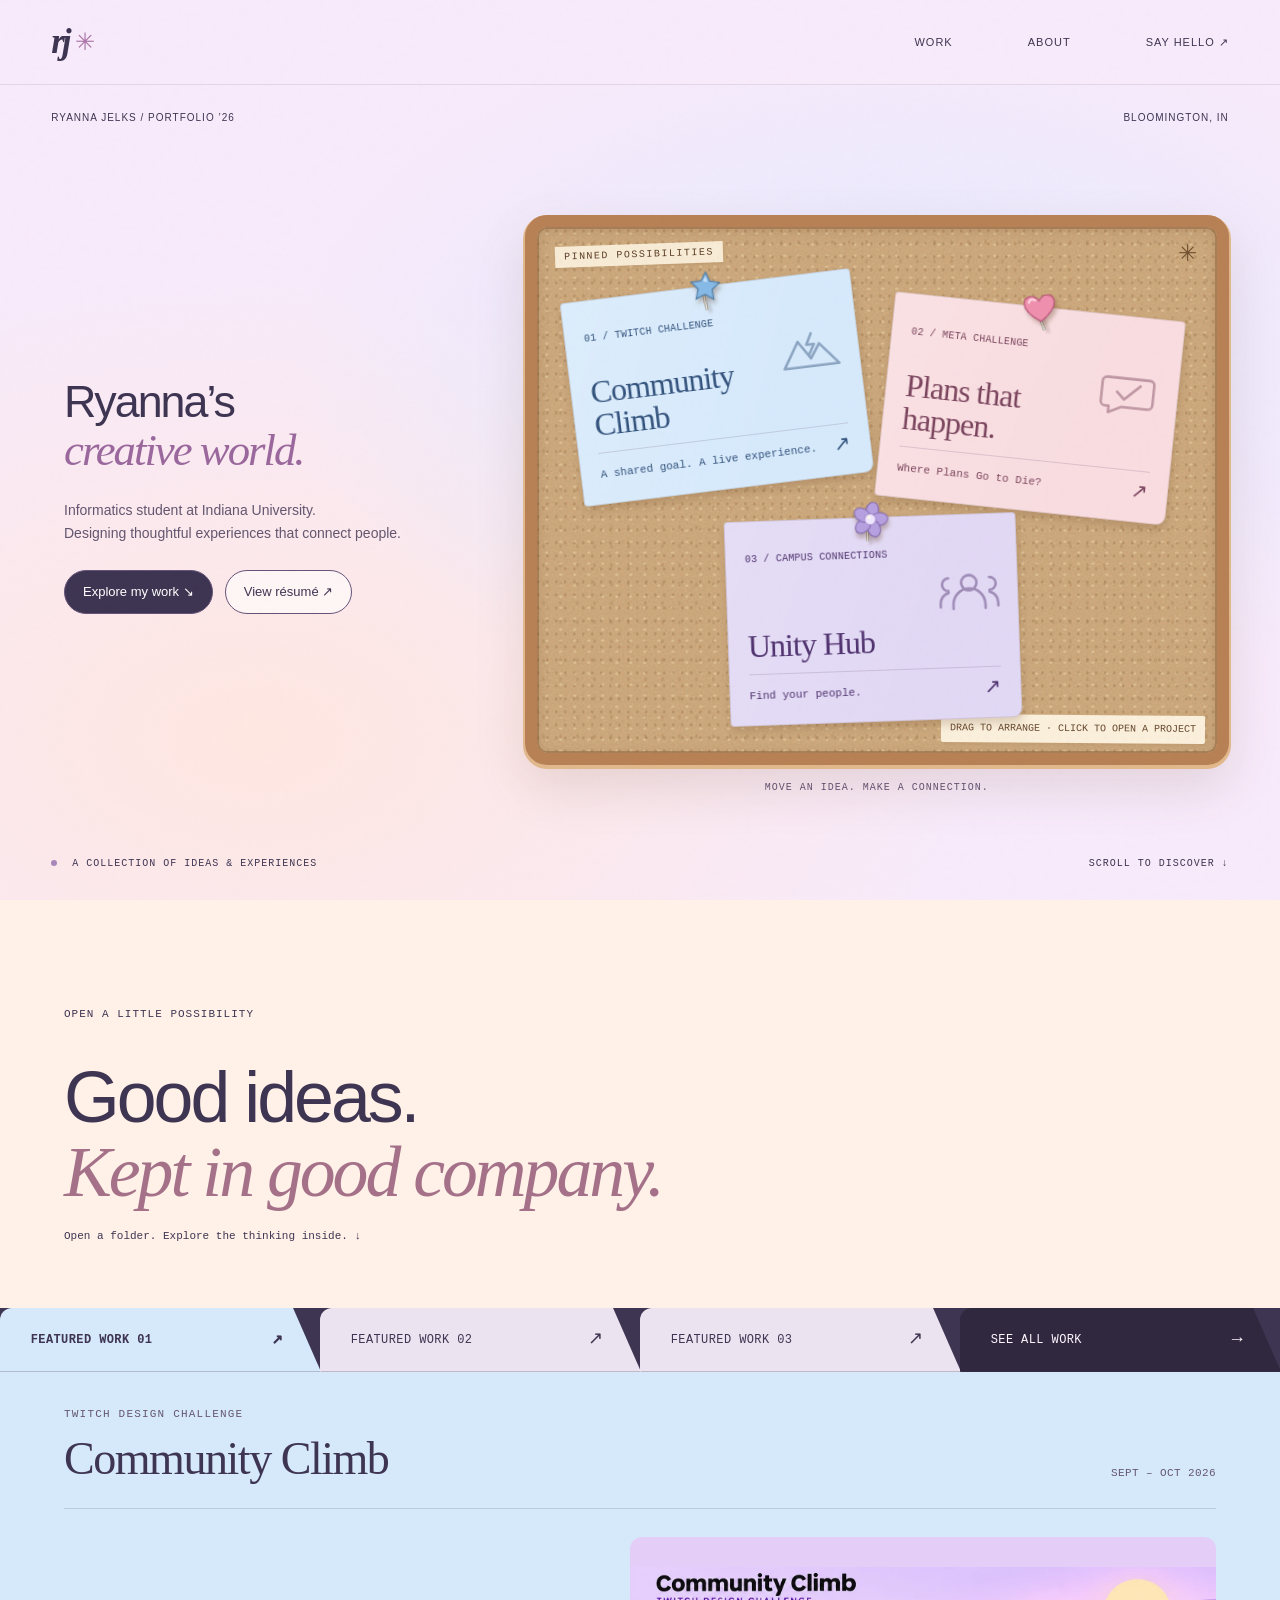
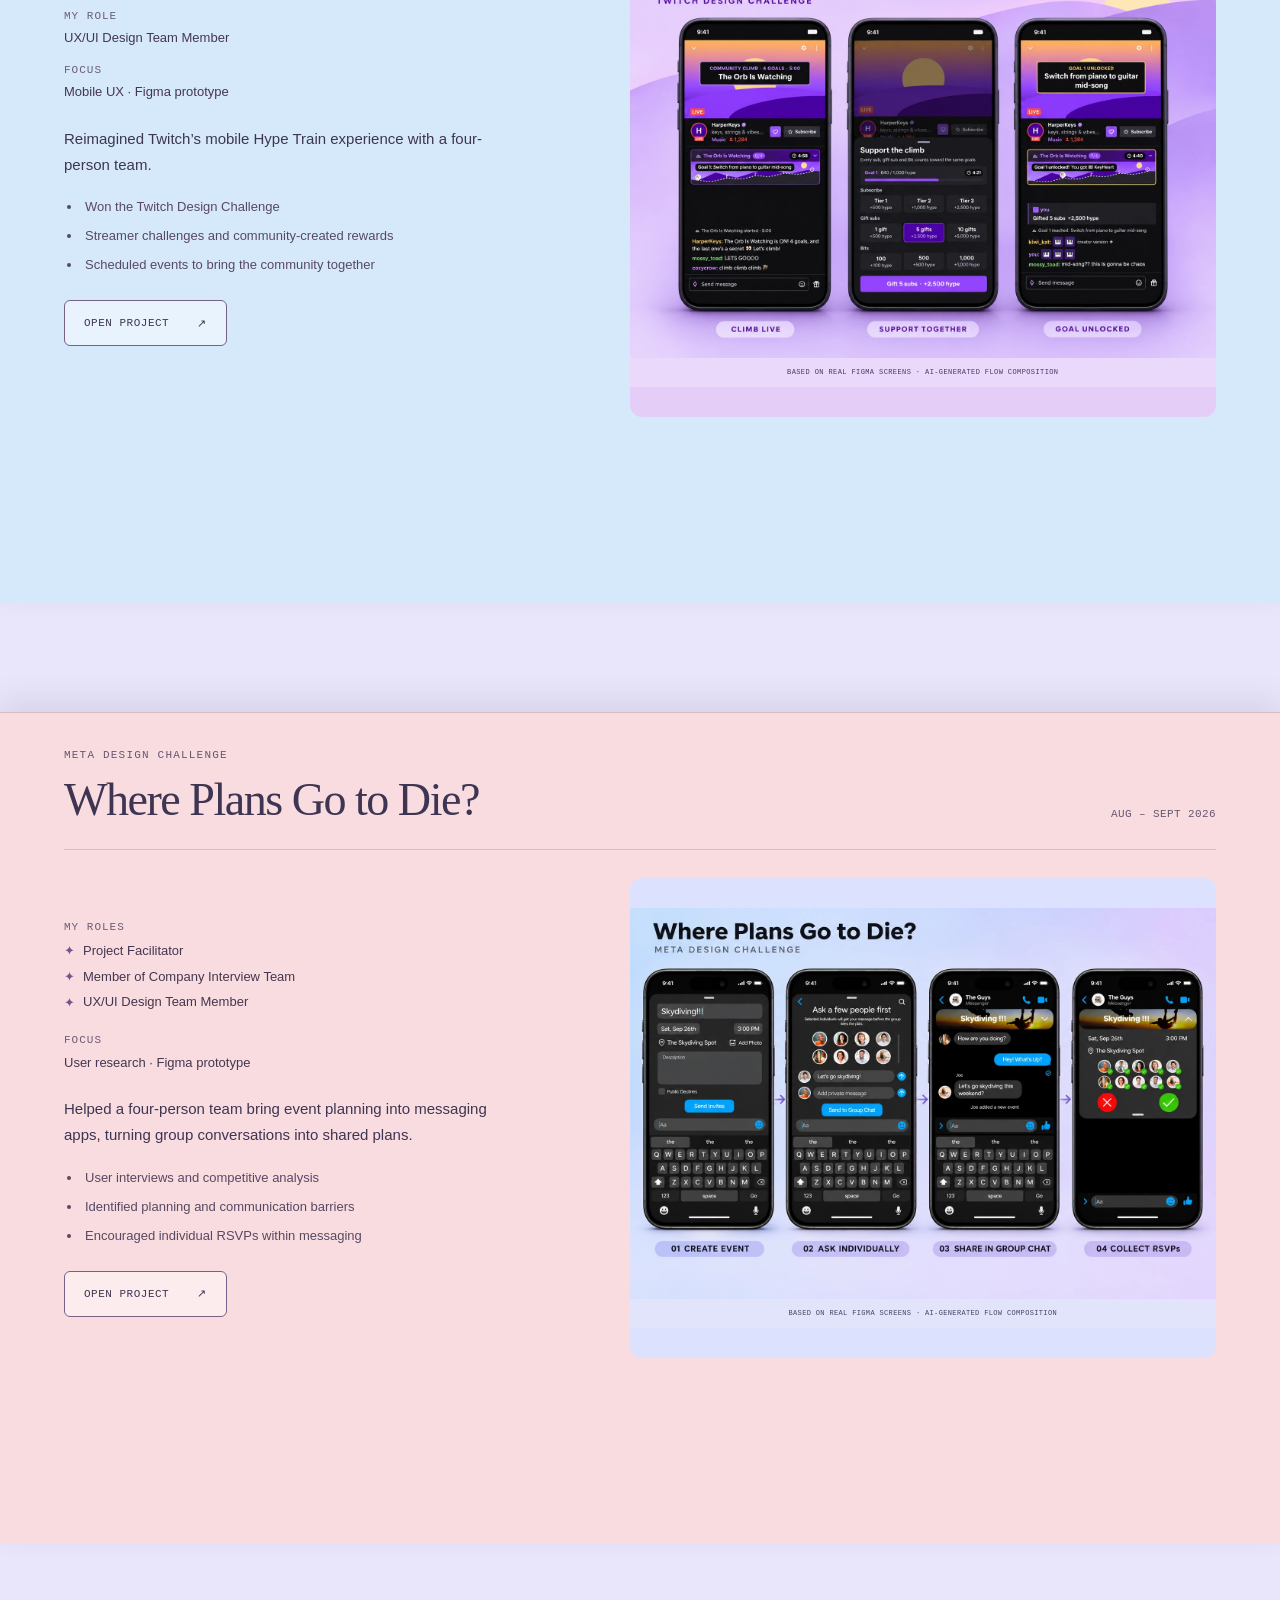
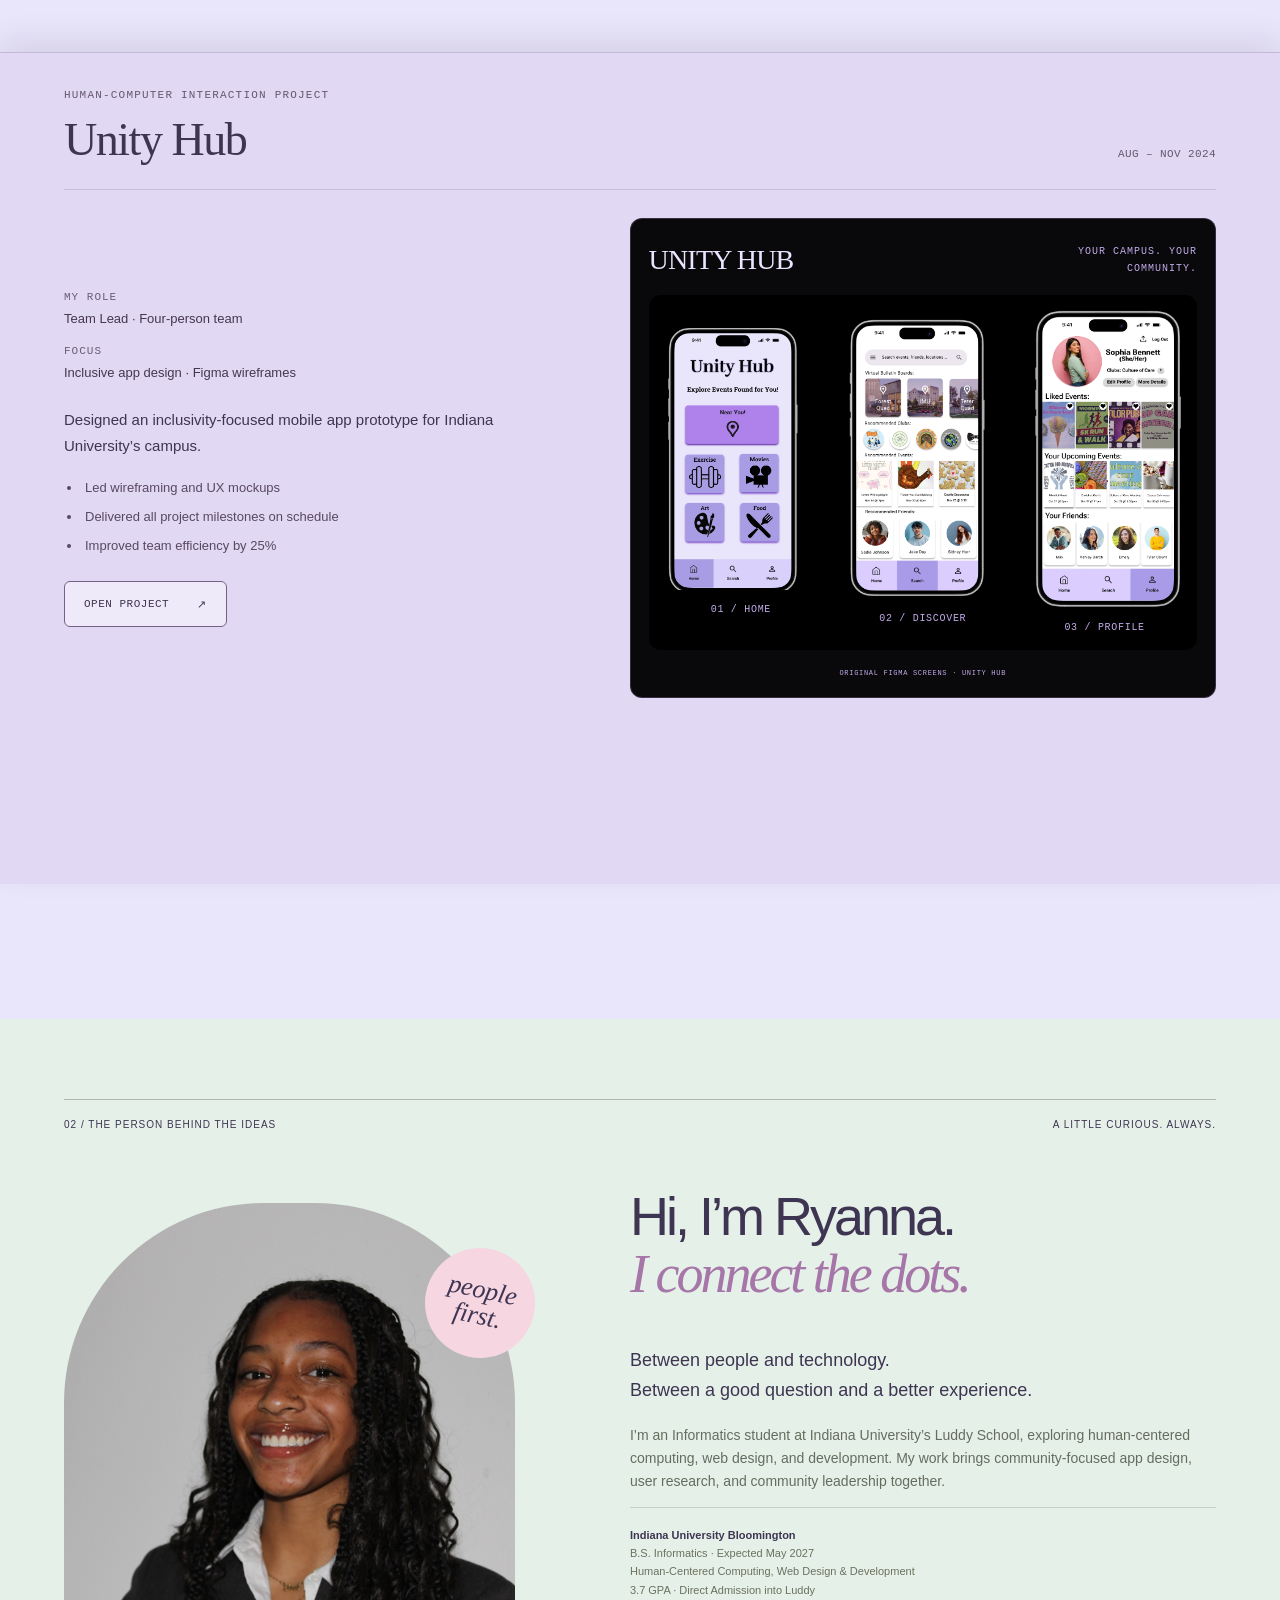
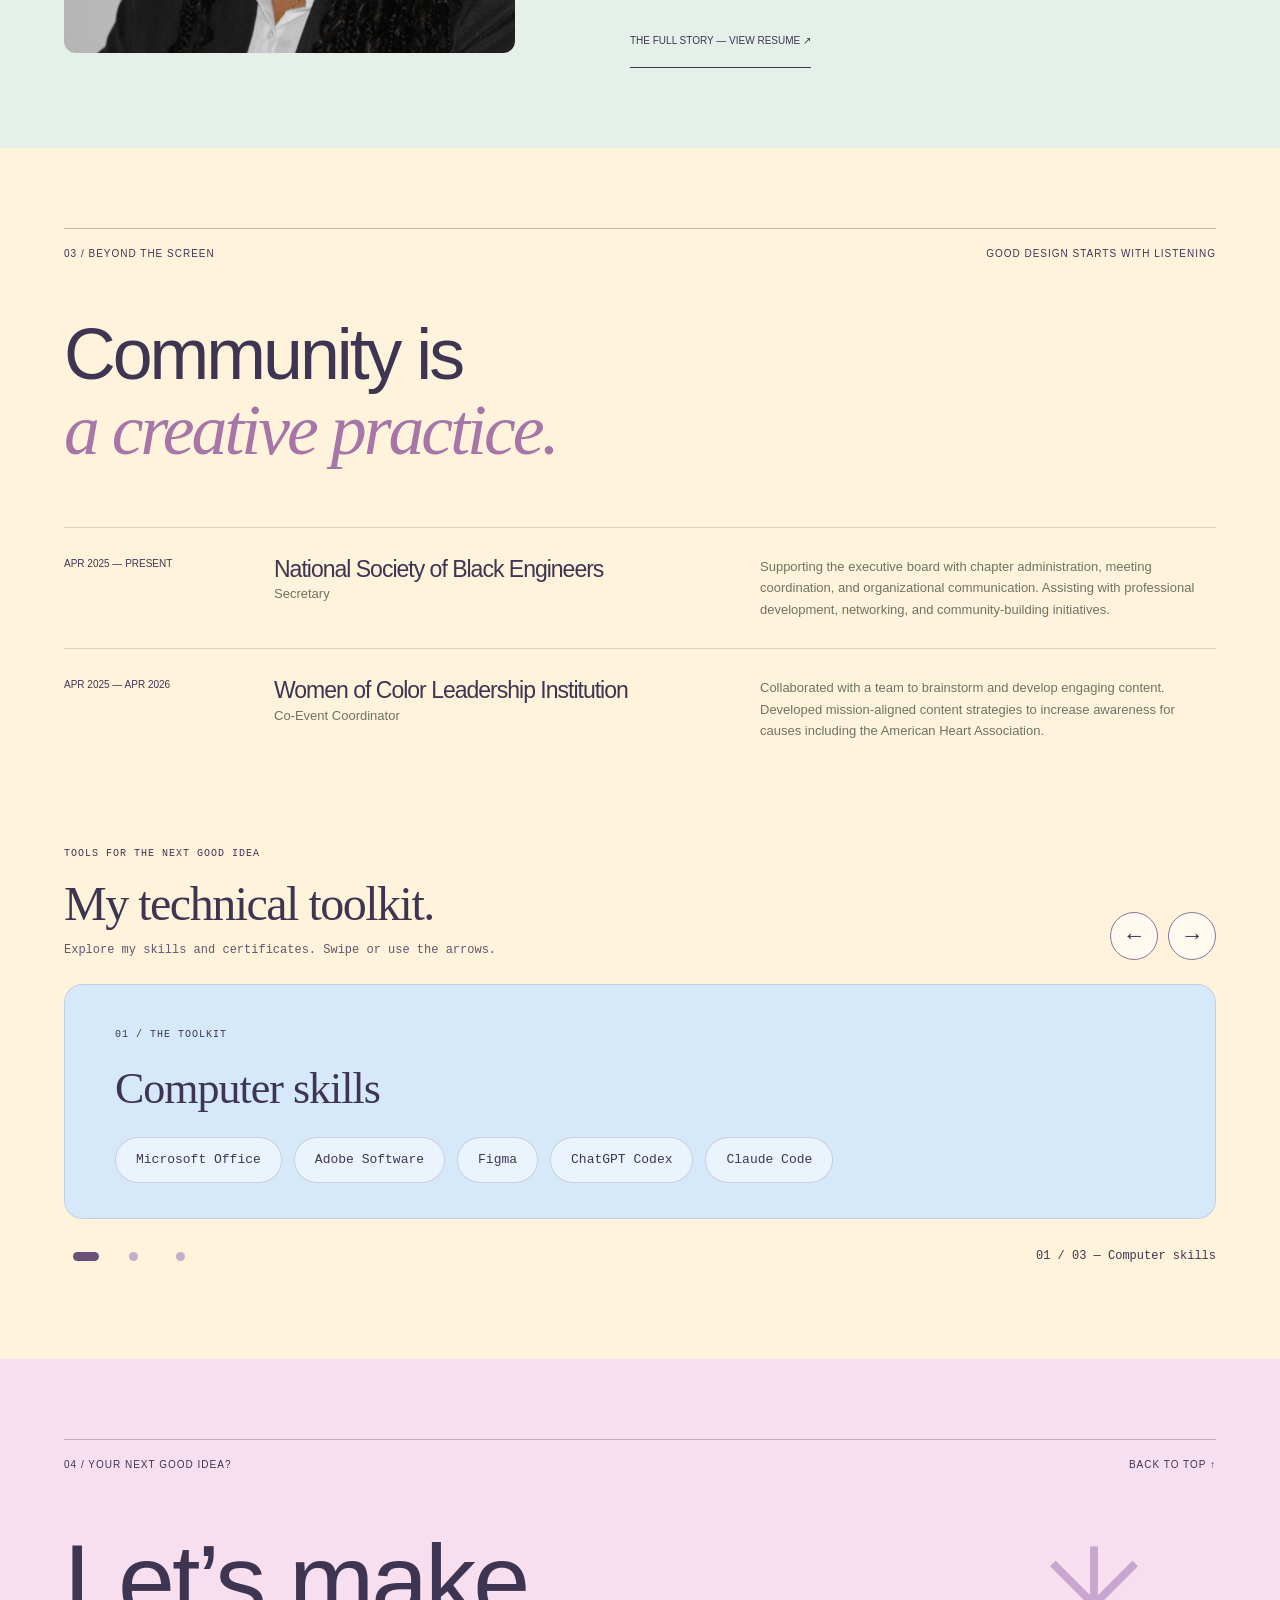
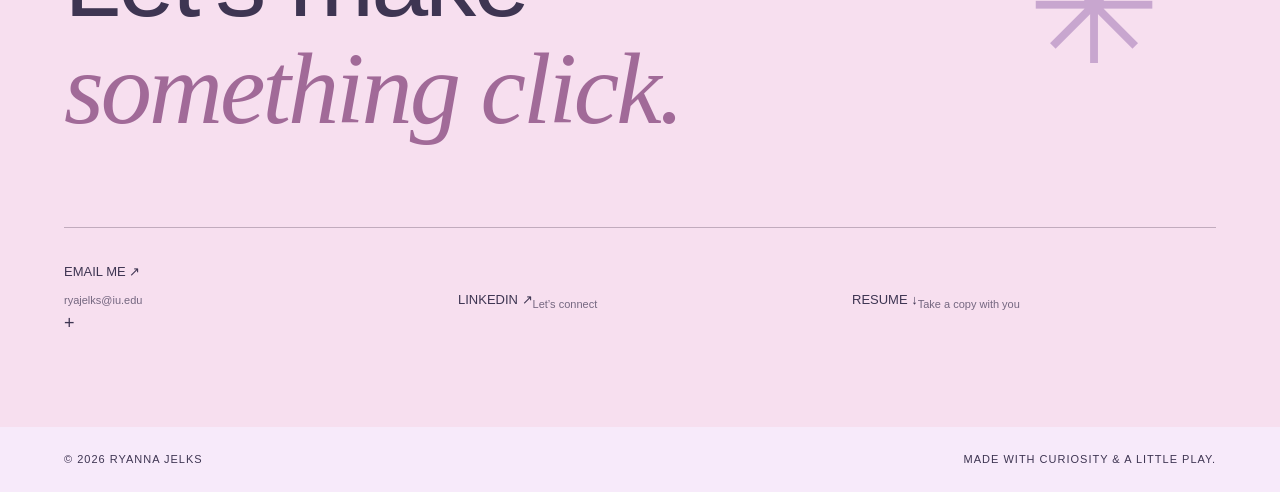
<file: index.html>
<!doctype html><html lang="en"><head><meta charset="utf-8"><meta name="viewport" content="width=device-width,initial-scale=1"><meta name="theme-color" content="#f3eee5"><meta name="description" content="Explore Ryanna Jelks’s playful interactive portfolio — human-centered design, informatics, and community."><title>Ryanna Jelks — A little world of ideas</title><link rel="stylesheet" href="style.css?v=email-options-20261118"></head><body><a class="skip-link" href="#main">Skip to content</a><nav aria-label="Main navigation"><a href="#home" class="brand">rj<span>✳</span></a><div><a href="#work">WORK</a><a href="#about">ABOUT</a><a href="#contact">SAY HELLO ↗</a></div></nav><main id="main" tabindex="-1"><section class="hero idea-hero" id="home"><div class="topline"><span>RYANNA JELKS / PORTFOLIO ’26</span><span>BLOOMINGTON, IN</span></div><div class="hero-caption"><h1>Ryanna’s<br><em>creative world.</em></h1><p>Informatics student at Indiana University.<br>Designing thoughtful experiences that connect people.</p><div class="hero-actions"><a class="hero-action" href="#work">Explore my work ↘</a><a class="hero-action secondary" href="ryanna-jelks-resume.pdf?v=da878376b76a" target="_blank" rel="noopener">View résumé ↗</a></div></div><div class="idea-board" id="idea-board" role="group" aria-label="Interactive cork bulletin board with pinned project notes"><div class="board-heading"><span>PINNED POSSIBILITIES</span><span aria-hidden="true">✳</span></div><button type="button" class="idea-card idea-twitch" data-project="twitch" aria-haspopup="dialog" aria-label="Open Community Climb, Twitch design project"><span class="board-pin pin-twitch" aria-hidden="true"><svg viewBox="0 0 48 48" focusable="false"><path d="m24 3 5.5 11.2 12.4 1.8-9 8.7 2.2 12.3L24 31.2 12.9 37l2.2-12.3-9-8.7 12.4-1.8L24 3Z" fill="#ad7bec" stroke="#7543ad" stroke-width="1.5"/><path d="m24 8 2.8 7.7-5.7-1.6Z" fill="#dac4ff" opacity=".9"/></svg></span><span class="idea-card-meta">01 / TWITCH CHALLENGE</span><span class="idea-symbol" aria-hidden="true"><svg viewBox="0 0 100 68" fill="none"><path d="M7 57 32 17l18 28 15-22 28 34H7Z" stroke="currentColor" stroke-width="4" stroke-linejoin="round"/><path d="m54 6-9 17h12L47 40" stroke="currentColor" stroke-width="4" stroke-linecap="round" stroke-linejoin="round"/></svg></span><strong>Community<br>Climb</strong><span class="idea-card-footer">A shared goal. A live experience.<span aria-hidden="true">↗</span></span></button><button type="button" class="idea-card idea-meta" data-project="meta" aria-haspopup="dialog" aria-label="Open Where Plans Go to Die, Meta design project"><span class="board-pin pin-meta" aria-hidden="true"><svg viewBox="0 0 48 48" focusable="false"><path d="M24 39S5 28 5 15.5C5 5.5 18 3 24 13c6-10 19-7.5 19 2.5C43 28 24 39 24 39Z" fill="#ef8fae" stroke="#b55477" stroke-width="1.5"/><path d="M11 14c1-4 5-5 8-2" fill="none" stroke="#ffd6e2" stroke-width="3" stroke-linecap="round"/></svg></span><span class="idea-card-meta">02 / META CHALLENGE</span><span class="idea-symbol" aria-hidden="true"><svg viewBox="0 0 100 68" fill="none"><path d="M14 10h67a7 7 0 0 1 7 7v31a7 7 0 0 1-7 7H40L20 65V55h-6a7 7 0 0 1-7-7V17a7 7 0 0 1 7-7Z" stroke="currentColor" stroke-width="4" stroke-linejoin="round"/><path d="m31 32 12 11 24-23" stroke="currentColor" stroke-width="4" stroke-linecap="round" stroke-linejoin="round"/></svg></span><strong>Plans that<br>happen.</strong><span class="idea-card-footer">Where Plans Go to Die?<span aria-hidden="true">↗</span></span></button><button type="button" class="idea-card idea-unity" data-project="unity" aria-haspopup="dialog" aria-label="Open Unity Hub, inclusive campus app project"><span class="board-pin pin-unity" aria-hidden="true"><svg viewBox="0 0 48 48" focusable="false"><g fill="#f7ce64" stroke="#b48a2b" stroke-width="1.3"><ellipse cx="24" cy="12" rx="8" ry="11"/><ellipse cx="35" cy="20" rx="11" ry="8" transform="rotate(-20 35 20)"/><ellipse cx="31" cy="33" rx="8" ry="11" transform="rotate(-35 31 33)"/><ellipse cx="17" cy="33" rx="8" ry="11" transform="rotate(35 17 33)"/><ellipse cx="13" cy="20" rx="11" ry="8" transform="rotate(20 13 20)"/></g><circle cx="24" cy="23" r="7" fill="#fff0b4" stroke="#c99c35" stroke-width="1"/><circle cx="22" cy="21" r="2" fill="#fffbe2"/></svg></span><span class="idea-card-meta">03 / CAMPUS CONNECTIONS</span><span class="idea-symbol" aria-hidden="true"><svg viewBox="0 0 100 68" fill="none"><circle cx="50" cy="20" r="12" stroke="currentColor" stroke-width="4"/><path d="M25 60v-6a25 25 0 0 1 50 0v6M18 12a10 10 0 0 0 0 20M82 12a10 10 0 0 1 0 20M5 57v-5a17 17 0 0 1 13-17M95 57v-5a17 17 0 0 0-13-17" stroke="currentColor" stroke-width="4" stroke-linecap="round"/></svg></span><strong>Unity Hub</strong><span class="idea-card-footer">Find your people.<span aria-hidden="true">↗</span></span></button><div class="board-instruction" id="board-instruction">DRAG TO ARRANGE · CLICK TO OPEN A PROJECT</div></div><div class="board-motto">MOVE AN IDEA. MAKE A CONNECTION.</div><div class="hero-bottom"><div><span class="status"></span> A COLLECTION OF IDEAS & EXPERIENCES</div><a href="#work">SCROLL TO DISCOVER ↓</a></div></section><section class="folder-intro" id="work"><span>OPEN A LITTLE POSSIBILITY</span><h2>Good ideas.<br><em>Kept in good company.</em></h2><p>Open a folder. Explore the thinking inside. ↓</p></section><section class="folder-stack" aria-label="Project folders"><div class="folder-tabs" role="group" aria-label="Choose featured work"><button type="button" class="folder-nav folder-nav-1" data-folder="twitch" aria-controls="folder-twitch" aria-pressed="false" aria-label="Featured work 01: Community Climb">FEATURED WORK 01<span>↗</span></button><button type="button" class="folder-nav folder-nav-2" data-folder="meta" aria-controls="folder-meta" aria-pressed="false" aria-label="Featured work 02: Where Plans Go to Die?">FEATURED WORK 02<span>↗</span></button><button type="button" class="folder-nav folder-nav-3" data-folder="unity" aria-controls="folder-unity" aria-pressed="false" aria-label="Featured work 03: Unity Hub">FEATURED WORK 03<span>↗</span></button><a class="folder-nav folder-nav-all" href="work.html">SEE ALL WORK <span>→</span></a></div><article class="folder folder-one" id="folder-twitch" aria-labelledby="folder-title-twitch"><div class="folder-header"><div class="folder-heading"><p class="folder-category">TWITCH DESIGN CHALLENGE</p><h2 id="folder-title-twitch">Community Climb</h2></div><span class="folder-date">SEPT – OCT 2026</span></div><div class="folder-body"><div class="folder-description"><dl class="folder-facts"><div><dt>MY ROLE</dt><dd>UX/UI Design Team Member</dd></div><div><dt>FOCUS</dt><dd>Mobile UX · Figma prototype</dd></div></dl><p class="folder-summary">Reimagined Twitch’s mobile Hype Train experience with a four-person team.</p><ul class="folder-highlights"><li>Won the Twitch Design Challenge</li><li>Streamer challenges and community-created rewards</li><li>Scheduled events to bring the community together</li></ul><button class="folder-open" data-project="twitch" aria-haspopup="dialog">OPEN PROJECT <span aria-hidden="true">↗</span></button></div><figure class="folder-art project-visual twitch-showcase" aria-label="Community Climb illustration showing three phones: climb live, support together, and goal unlocked"><img src="images/twitch-community-climb.webp" alt="Three Twitch Community Climb phone mockups with purple sunset scenes, a shared goal progress card, a support sheet, and an unlocked streamer challenge" width="1536" height="1024" loading="lazy" decoding="async"><figcaption>BASED ON REAL FIGMA SCREENS · AI-GENERATED FLOW COMPOSITION</figcaption></figure></div></article><article class="folder folder-two" id="folder-meta" aria-labelledby="folder-title-meta"><div class="folder-header"><div class="folder-heading"><p class="folder-category">META DESIGN CHALLENGE</p><h2 id="folder-title-meta">Where Plans Go to Die?</h2></div><span class="folder-date">AUG – SEPT 2026</span></div><div class="folder-body"><div class="folder-description"><dl class="folder-facts"><div><dt>MY ROLES</dt><dd><ul class="project-roles"><li><span class="role-star" aria-hidden="true">✦</span>Project Facilitator</li><li><span class="role-star" aria-hidden="true">✦</span>Member of Company Interview Team</li><li><span class="role-star" aria-hidden="true">✦</span>UX/UI Design Team Member</li></ul></dd></div><div><dt>FOCUS</dt><dd>User research · Figma prototype</dd></div></dl><p class="folder-summary">Helped a four-person team bring event planning into messaging apps, turning group conversations into shared plans.</p><ul class="folder-highlights"><li>User interviews and competitive analysis</li><li>Identified planning and communication barriers</li><li>Encouraged individual RSVPs within messaging</li></ul><button class="folder-open" data-project="meta" aria-haspopup="dialog">OPEN PROJECT <span aria-hidden="true">↗</span></button></div><figure class="folder-art project-visual meta-showcase" aria-label="Meta event-planning illustration showing four phones: create event, ask individually, share in group chat, and collect RSVPs"><img src="images/meta-event-planning.webp" alt="Four dark-mode Messenger phones showing a skydiving event form, private invitations, the event shared in the group chat, and participant RSVP choices" width="1536" height="1024" loading="lazy" decoding="async"><figcaption>BASED ON REAL FIGMA SCREENS · AI-GENERATED FLOW COMPOSITION</figcaption></figure></div></article><article class="folder folder-three" id="folder-unity" aria-labelledby="folder-title-unity"><div class="folder-header"><div class="folder-heading"><p class="folder-category">HUMAN-COMPUTER INTERACTION PROJECT</p><h2 id="folder-title-unity">Unity Hub</h2></div><span class="folder-date">AUG – NOV 2024</span></div><div class="folder-body"><div class="folder-description"><dl class="folder-facts"><div><dt>MY ROLE</dt><dd>Team Lead · Four-person team</dd></div><div><dt>FOCUS</dt><dd>Inclusive app design · Figma wireframes</dd></div></dl><p class="folder-summary">Designed an inclusivity-focused mobile app prototype for Indiana University’s campus.</p><ul class="folder-highlights"><li>Led wireframing and UX mockups</li><li>Delivered all project milestones on schedule</li><li>Improved team efficiency by 25%</li></ul><button class="folder-open" data-project="unity" aria-haspopup="dialog">OPEN PROJECT <span aria-hidden="true">↗</span></button></div><figure class="folder-art project-visual unity-showcase" aria-label="Original Unity Hub Figma screens showing event categories, campus discovery, and the profile"><div class="unity-showcase-heading"><span>UNITY HUB</span><small>YOUR CAMPUS. YOUR COMMUNITY.</small></div><div class="unity-screens"><div class="unity-shot"><img src="images/unity-hub-home.webp" width="1264" height="1918" alt="Unity Hub Home screen with Near You, Exercise, Movies, Art, and Food event categories" loading="lazy" decoding="async"><span>01 / HOME</span></div><div class="unity-shot"><img src="images/unity-hub-discover.webp" width="1220" height="1970" alt="Unity Hub Search screen with virtual campus bulletin boards and recommended clubs, events, and friends" loading="lazy" decoding="async"><span>02 / DISCOVER</span></div><div class="unity-shot"><img src="images/unity-hub-profile.webp" width="1130" height="1958" alt="Unity Hub sample profile showing liked events, upcoming events, and friends" loading="lazy" decoding="async"><span>03 / PROFILE</span></div></div><figcaption>ORIGINAL FIGMA SCREENS · UNITY HUB</figcaption></figure></div></article></section><section class="about section" id="about"><div class="sectionhead"><span>02 / THE PERSON BEHIND THE IDEAS</span><span>A LITTLE CURIOUS. ALWAYS.</span></div><div class="aboutgrid"><div class="aboutart about-portrait"><img src="images/ryanna-jelks-portrait.jpg" alt="Ryanna Jelks smiling" width="2048" height="1365" loading="lazy" decoding="async"><span class="sticker">people<br>first.</span></div><div><h2>Hi, I’m Ryanna.<br><em>I connect the dots.</em></h2><p class="lead">Between people and technology.<br>Between a good question and a better experience.</p><p>I’m an Informatics student at Indiana University’s Luddy School, exploring human-centered computing, web design, and development. My work brings community-focused app design, user research, and community leadership together.</p><div class="education"><strong>Indiana University Bloomington</strong><span>B.S. Informatics · Expected May 2027</span><span>Human-Centered Computing, Web Design & Development</span><span>3.7 GPA · Direct Admission into Luddy</span></div><a class="textlink" href="ryanna-jelks-resume.pdf?v=da878376b76a" target="_blank" rel="noopener">THE FULL STORY — VIEW RESUME ↗</a></div></div></section><section class="community section"><div class="sectionhead"><span>03 / BEYOND THE SCREEN</span><span>GOOD DESIGN STARTS WITH LISTENING</span></div><h2>Community is<br><em>a creative practice.</em></h2><div class="experience"><span>APR 2025 — PRESENT</span><div><h3>National Society of Black Engineers</h3><p>Secretary</p></div><p>Supporting the executive board with chapter administration, meeting coordination, and organizational communication. Assisting with professional development, networking, and community-building initiatives.</p></div><div class="experience"><span>APR 2025 — APR 2026</span><div><h3>Women of Color Leadership Institution</h3><p>Co-Event Coordinator</p></div><p>Collaborated with a team to brainstorm and develop engaging content. Developed mission-aligned content strategies to increase awareness for causes including the American Heart Association.</p></div><section class="skills-carousel" aria-labelledby="skills-title" aria-roledescription="carousel"><div class="skills-heading"><div><span class="skills-eyebrow">TOOLS FOR THE NEXT GOOD IDEA</span><h3 id="skills-title">My technical toolkit.</h3><p>Explore my skills and certificates. Swipe or use the arrows.</p></div><div class="skills-arrows" hidden><button type="button" data-skill-step="-1" aria-label="Previous skill category" aria-controls="skills-track">←</button><button type="button" data-skill-step="1" aria-label="Next skill category" aria-controls="skills-track">→</button></div></div><div class="skills-track" id="skills-track" tabindex="0" aria-label="Skill categories. Use left and right arrow keys to browse."><article class="skill-slide skill-slide-1" role="group" aria-roledescription="slide" aria-label="1 of 3: Computer skills"><span class="skill-number">01 / THE TOOLKIT</span><h4>Computer skills</h4><ul><li>Microsoft Office</li><li>Adobe Software</li><li>Figma</li><li>ChatGPT Codex</li><li>Claude Code</li></ul></article><article class="skill-slide skill-slide-2" role="group" aria-roledescription="slide" aria-label="2 of 3: Coding skills"><span class="skill-number">02 / THE TOOLKIT</span><h4>Coding skills</h4><ul><li>Python</li><li>HTML/CSS</li><li>Unix</li><li>Jinja</li><li>GitHub</li><li>JavaScript</li><li>PHP</li></ul></article><article class="skill-slide skill-slide-3" role="group" aria-roledescription="slide" aria-label="3 of 3: Certificates"><span class="skill-number">03 / THE TOOLKIT</span><h4>Certificates</h4><ul><li>Luddy Makerspace Training</li><li>IT Training: Photoshop</li><li>IT Training: Illustrator</li></ul></article></div><div class="skills-footer"><div class="skills-dots" aria-label="Choose a skill category" hidden><button type="button" data-skill-index="0" aria-label="Show computer skills" aria-controls="skills-track" aria-current="true"><span></span></button><button type="button" data-skill-index="1" aria-label="Show coding skills" aria-controls="skills-track"><span></span></button><button type="button" data-skill-index="2" aria-label="Show certificates" aria-controls="skills-track"><span></span></button></div><p class="skills-status" aria-live="polite" aria-atomic="true">01 / 03 — Computer skills</p></div></section></section><section class="contact section" id="contact"><div class="sectionhead"><span>04 / YOUR NEXT GOOD IDEA?</span><a href="#home">BACK TO TOP ↑</a></div><h2>Let’s make<br><em>something click.</em><span>✳</span></h2><div class="contactrow"><details class="email-contact"><summary>EMAIL ME ↗<small>ryajelks@iu.edu</small></summary><div class="email-options"><p>Choose how you’d like to get in touch.</p><a href="mailto:ryajelks@iu.edu">Open email app ↗</a><a href="https://mail.google.com/mail/?view=cm&amp;fs=1&amp;to=ryajelks%40iu.edu" target="_blank" rel="noopener noreferrer">Compose in Gmail ↗</a><a href="https://outlook.live.com/mail/0/deeplink/compose?to=ryajelks%40iu.edu" target="_blank" rel="noopener noreferrer">Compose in Outlook ↗</a><button type="button" id="copy-email" hidden>Copy email address</button><label for="contact-email">Email address</label><input id="contact-email" type="text" value="ryajelks@iu.edu" readonly spellcheck="false"><p id="email-status" role="status" aria-live="polite"></p></div></details><a href="https://www.linkedin.com/in/ryannajelks" target="_blank" rel="noopener">LINKEDIN ↗<small>Let’s connect</small></a><a href="ryanna-jelks-resume.pdf?v=da878376b76a" download>RESUME ↓<small>Take a copy with you</small></a></div></section></main><footer><span>© 2026 RYANNA JELKS</span><span>MADE WITH CURIOSITY & A LITTLE PLAY.</span></footer><dialog id="detail" aria-labelledby="project-title"><button id="close" aria-label="Close project">CLOSE ×</button><div id="detailcontent"></div></dialog><script src="app.js?v=email-options-20261118"></script></body></html>
</file>
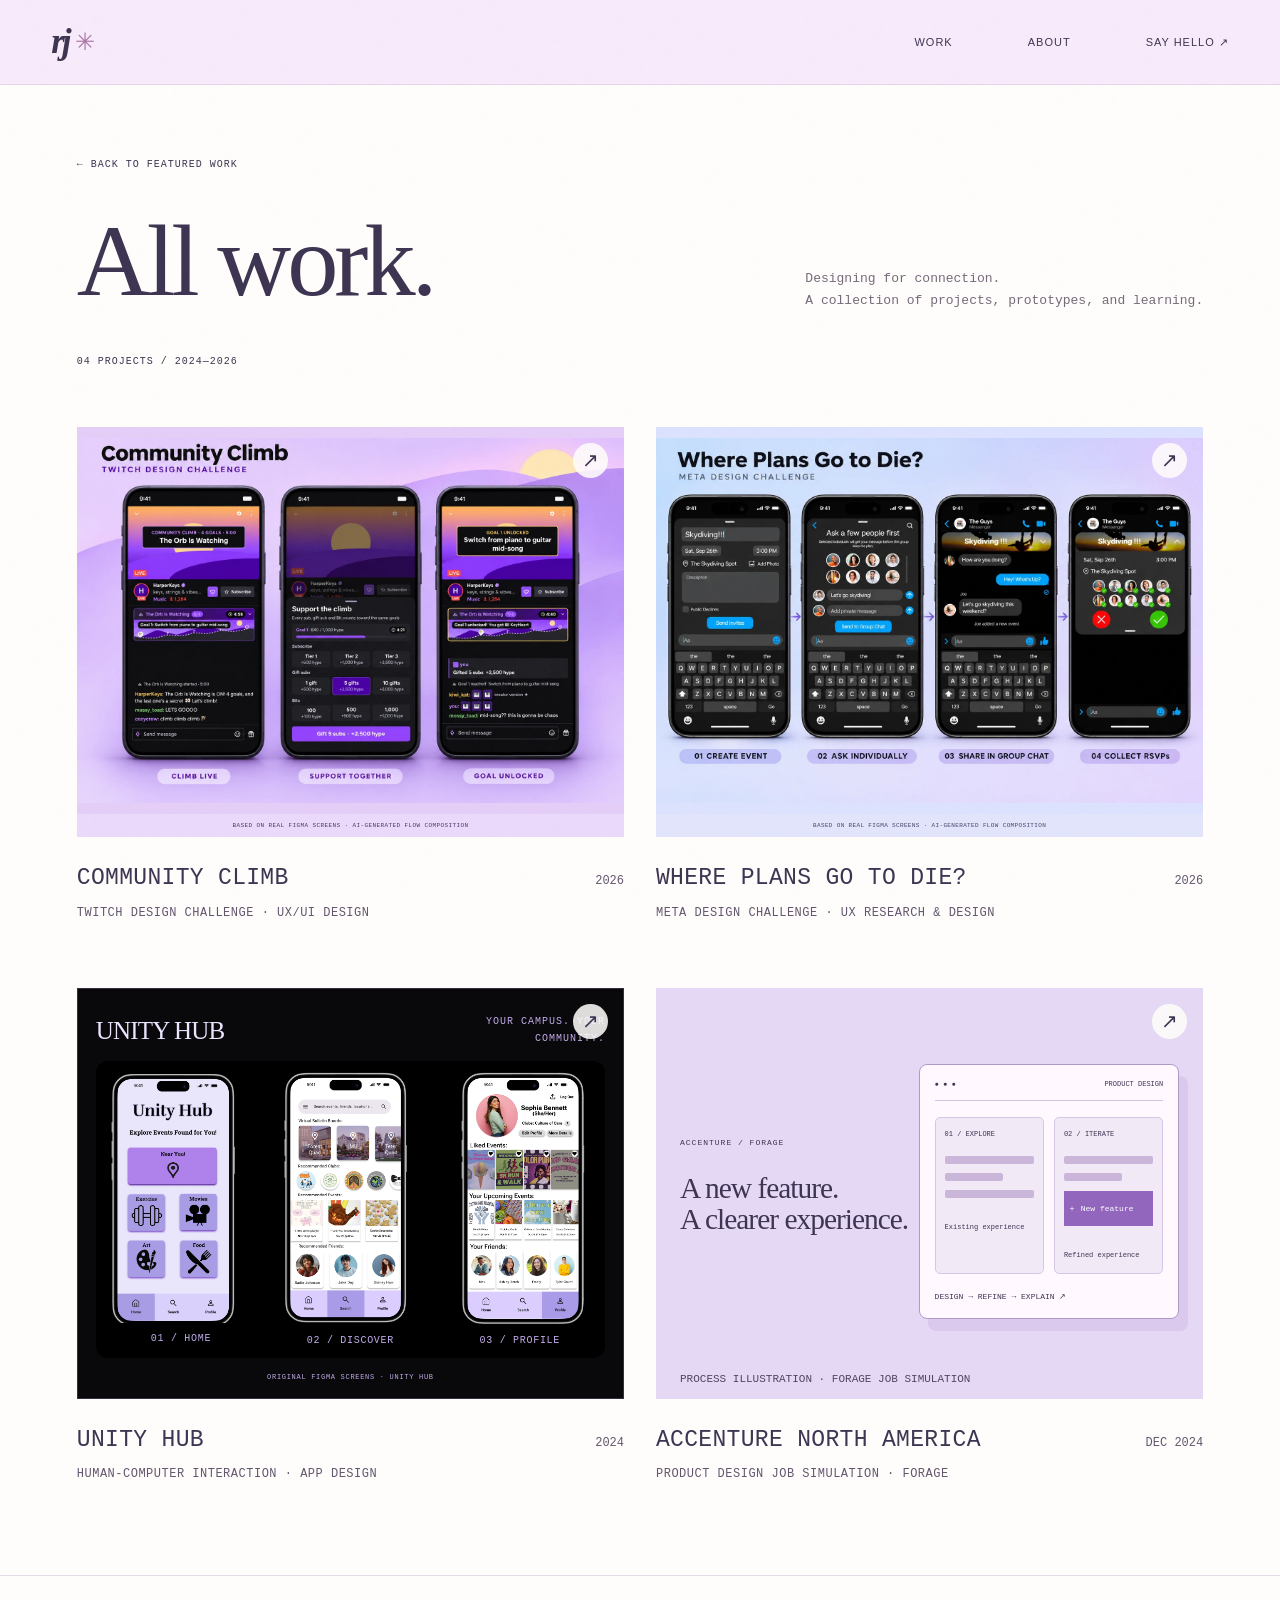
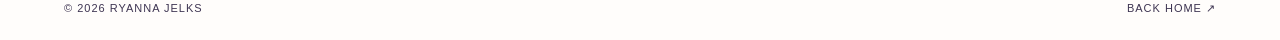
<file: work.html>
<!doctype html><html lang="en"><head><meta charset="utf-8"><meta name="viewport" content="width=device-width,initial-scale=1"><meta name="theme-color" content="#f7eafa"><meta name="description" content="Explore Ryanna Jelks’s UX/UI projects, design challenges, and product design learning."><title>All Work — Ryanna Jelks</title><link rel="stylesheet" href="style.css?v=email-options-20261118"></head><body class="work-page"><a class="skip-link" href="#main">Skip to content</a><nav aria-label="Main navigation"><a href="index.html" class="brand">rj<span>✳</span></a><div><a href="work.html" aria-current="page">WORK</a><a href="index.html#about">ABOUT</a><a href="index.html#contact">SAY HELLO ↗</a></div></nav><main id="main" tabindex="-1"><header class="work-heading"><a href="index.html#work">← BACK TO FEATURED WORK</a><div><h1>All work.</h1><p>Designing for connection.<br>A collection of projects, prototypes, and learning.</p></div><span>04 PROJECTS / 2024—2026</span></header><section class="work-grid" aria-label="All projects"><article class="work-card"><button type="button" class="work-card-open" data-project="twitch" aria-haspopup="dialog" aria-label="Open Community Climb project"><div class="work-card-preview"><figure class="folder-art project-visual twitch-showcase" aria-label="Community Climb illustration showing three phones: climb live, support together, and goal unlocked"><img src="images/twitch-community-climb.webp" alt="Three Twitch Community Climb phone mockups with purple sunset scenes, a shared goal progress card, a support sheet, and an unlocked streamer challenge" width="1536" height="1024" loading="lazy" decoding="async"><figcaption>BASED ON REAL FIGMA SCREENS · AI-GENERATED FLOW COMPOSITION</figcaption></figure><span class="work-card-arrow" aria-hidden="true">↗</span></div><div class="work-card-caption"><h2>Community Climb</h2><span>2026</span></div><p>TWITCH DESIGN CHALLENGE · UX/UI DESIGN</p></button></article><article class="work-card"><button type="button" class="work-card-open" data-project="meta" aria-haspopup="dialog" aria-label="Open Where Plans Go to Die? project"><div class="work-card-preview"><figure class="folder-art project-visual meta-showcase" aria-label="Meta event-planning illustration showing four phones: create event, ask individually, share in group chat, and collect RSVPs"><img src="images/meta-event-planning.webp" alt="Four dark-mode Messenger phones showing a skydiving event form, private invitations, the event shared in the group chat, and participant RSVP choices" width="1536" height="1024" loading="lazy" decoding="async"><figcaption>BASED ON REAL FIGMA SCREENS · AI-GENERATED FLOW COMPOSITION</figcaption></figure><span class="work-card-arrow" aria-hidden="true">↗</span></div><div class="work-card-caption"><h2>Where Plans Go to Die?</h2><span>2026</span></div><p>META DESIGN CHALLENGE · UX RESEARCH & DESIGN</p></button></article><article class="work-card"><button type="button" class="work-card-open" data-project="unity" aria-haspopup="dialog" aria-label="Open Unity Hub project"><div class="work-card-preview"><figure class="folder-art project-visual unity-showcase" aria-label="Original Unity Hub Figma screens showing event categories, campus discovery, and the profile"><div class="unity-showcase-heading"><span>UNITY HUB</span><small>YOUR CAMPUS. YOUR COMMUNITY.</small></div><div class="unity-screens"><div class="unity-shot"><img src="images/unity-hub-home.webp" width="1264" height="1918" alt="Unity Hub Home screen with Near You, Exercise, Movies, Art, and Food event categories" loading="lazy" decoding="async"><span>01 / HOME</span></div><div class="unity-shot"><img src="images/unity-hub-discover.webp" width="1220" height="1970" alt="Unity Hub Search screen with virtual campus bulletin boards and recommended clubs, events, and friends" loading="lazy" decoding="async"><span>02 / DISCOVER</span></div><div class="unity-shot"><img src="images/unity-hub-profile.webp" width="1130" height="1958" alt="Unity Hub sample profile showing liked events, upcoming events, and friends" loading="lazy" decoding="async"><span>03 / PROFILE</span></div></div><figcaption>ORIGINAL FIGMA SCREENS · UNITY HUB</figcaption></figure><span class="work-card-arrow" aria-hidden="true">↗</span></div><div class="work-card-caption"><h2>Unity Hub</h2><span>2024</span></div><p>HUMAN-COMPUTER INTERACTION · APP DESIGN</p></button></article><article class="work-card"><button type="button" class="work-card-open" data-project="accenture" aria-haspopup="dialog" aria-label="Open Accenture North America project"><div class="work-card-preview"><figure class="folder-art project-visual visual-accenture" aria-label="Concept illustration of adding a feature and iterating on product screens"><div class="visual-context"><span class="visual-kicker">ACCENTURE / FORAGE</span><h3>A new feature.<br>A clearer experience.</h3></div><div class="iteration-art" aria-hidden="true"><div class="iteration-toolbar"><span>● ● ●</span><span>PRODUCT DESIGN</span></div><div class="iteration-screens"><div class="iteration-before"><small>01 / EXPLORE</small><i></i><i></i><i></i><span>Existing experience</span></div><div class="iteration-after"><small>02 / ITERATE</small><i></i><i></i><b>＋ New feature</b><span>Refined experience</span></div></div><div class="iteration-rationale">DESIGN → REFINE → EXPLAIN ↗</div></div><figcaption>PROCESS ILLUSTRATION · FORAGE JOB SIMULATION</figcaption></figure><span class="work-card-arrow" aria-hidden="true">↗</span></div><div class="work-card-caption"><h2>Accenture North America</h2><span>DEC 2024</span></div><p>PRODUCT DESIGN JOB SIMULATION · FORAGE</p></button></article></section></main><footer><span>© 2026 RYANNA JELKS</span><a href="index.html">BACK HOME ↗</a></footer><dialog id="detail" aria-labelledby="project-title"><button id="close" aria-label="Close project">CLOSE ×</button><div id="detailcontent"></div></dialog><script src="app.js?v=email-options-20261118"></script></body></html>
</file>
<file: style.css>
:root{--paper:#f3eee5;--ink:#393a33;--sage:#afbd9a;--clay:#cc8d72;--lilac:#b9a9cd;--butter:#dfc978}*{box-sizing:border-box}html{scroll-behavior:smooth;scroll-padding-top:85px}body{margin:0;background:var(--paper);color:var(--ink);font:15px/1.65 Arial,Helvetica,sans-serif}body:after{content:'';position:fixed;inset:0;pointer-events:none;opacity:.08;z-index:20;background-image:url("data:image/svg+xml,%3Csvg viewBox='0 0 180 180' xmlns='http://www.w3.org/2000/svg'%3E%3Cfilter id='n'%3E%3CfeTurbulence type='fractalNoise' baseFrequency='.75' numOctaves='3' stitchTiles='stitch'/%3E%3C/filter%3E%3Cpath fill='%23000' filter='url(%23n)' opacity='.3' d='M0 0h180v180H0z'/%3E%3C/svg%3E")}a{color:inherit;text-decoration:none}button{font:inherit;color:inherit;cursor:pointer}nav{height:85px;display:flex;align-items:center;justify-content:space-between;padding:0 4%;border-bottom:1px solid #393a3326;position:relative;z-index:10}nav .brand{font:italic bold 35px Georgia;letter-spacing:-3px}.brand span{font:24px Georgia;display:inline-block;margin-left:6px;color:#936c53}nav div{display:flex;gap:75px;font-size:11px;letter-spacing:1px}nav button{background:none;border:1px solid #393a3350;padding:7px 12px;border-radius:30px;font-size:10px}a:hover{text-decoration:underline;text-underline-offset:5px}.hero{height:calc(100svh - 85px);min-height:740px;max-height:1050px;position:relative;overflow:hidden}.topline,.hero-bottom,.sectionhead{display:flex;justify-content:space-between;font-size:10px;letter-spacing:1px}.topline{position:absolute;top:25px;left:4%;right:4%}.hero-title{position:absolute;left:5%;top:18%;z-index:2;pointer-events:none}h1,h2,h3,p{margin-top:0}h1{font-size:clamp(55px,6.6vw,100px);font-weight:400;line-height:.97;letter-spacing:-6px;margin-bottom:25px}em{font-family:Georgia,serif;font-weight:400;color:#8e644e}h1 em{white-space:nowrap}.hero-title p{font-size:14px;color:#747469}.stage{position:absolute;inset:0;perspective:1100px;touch-action:pan-y;cursor:grab}.stage.dragging{cursor:grabbing}.rig{position:absolute;left:68%;top:18%;width:0;height:0;transform-style:preserve-3d;will-change:transform}.ring{position:absolute;left:-37px;top:65px;width:74px;height:90px;border:9px solid #b7b6a8;border-radius:50%;box-shadow:inset 2px 2px 3px #fff,2px 3px 4px #5556;background:transparent;transform:translateZ(12px)}.clasp{position:absolute;left:-29px;top:-25px;width:58px;height:110px;border:10px solid #abae9f;border-radius:35px 35px 15px 15px;box-shadow:inset 2px 2px 3px #fff,3px 3px 4px #5555}.clasp:after{content:'';position:absolute;width:65px;height:30px;background:linear-gradient(100deg,#9da08f,#e3e3d8 45%,#929584);left:-14px;bottom:-9px;border-radius:7px;box-shadow:2px 2px 3px #5555}.charm-wrap{position:absolute;top:130px;left:-100px;transform-origin:100px 0;transform-style:preserve-3d}.c1{transform:translateZ(45px) rotate(-23deg);z-index:4}.c2{transform:translateZ(-20px) rotate(7deg);left:-74px;top:155px}.c3{transform:translateZ(-65px) rotate(32deg);left:-80px;top:140px}.cord{width:2px;height:80px;background:#82877a;margin-left:98px;box-shadow:2px 0 #e2e3d6}.charm{width:200px;height:310px;position:relative;border:0;background:none;padding:0;transform-style:preserve-3d;transition:filter .25s,translate .25s;outline-offset:10px;display:block}.charm:hover{translate:0 -14px;filter:brightness(1.06)}.face,.back{position:absolute;inset:0;border-radius:22px 22px 38px 38px;background:var(--color);box-shadow:inset 2px 2px 2px #ffffff80,inset -3px -3px 3px #0002,5px 7px 0 var(--edge),8px 12px 16px #29271d30;backface-visibility:hidden}.face{transform:translateZ(6px);padding:45px 17px 20px;text-align:left;overflow:hidden}.back{transform:rotateY(180deg) translateZ(6px)}.sage{--color:#b6c5a1;--edge:#869774}.lavender{--color:#c9bad7;--edge:#9d88b2}.clay{--color:#d89c82;--edge:#a86c55}.hole{width:13px;height:13px;position:absolute;left:94px;top:15px;border-radius:50%;background:#666e5b;box-shadow:inset 2px 3px 3px #0007,1px 1px 1px #fff9}.micro{font-size:7px;letter-spacing:1px;display:block;border-bottom:1px solid #393a3350;padding-bottom:10px}.charmtitle{font-size:50px;line-height:.94;letter-spacing:-3px;display:block;margin-top:20px;font-weight:500}.charmtitle i{font:italic 37px/.8 Georgia;letter-spacing:-2px}.flower{position:absolute;font-size:100px;right:10px;bottom:35px;color:#637c4c;line-height:1}.bottom{position:absolute;bottom:17px;font-size:7px;letter-spacing:1px}.doodle{font-size:90px;line-height:1;margin-left:65px}.flower-charm{position:absolute;top:195px;left:130px;transform:translateZ(-5px) rotate(15deg);text-align:center;color:#5c5035}.flower-charm:before{content:'';position:absolute;height:105px;width:2px;background:#959783;top:-90px;left:27px;transform:rotate(35deg);transform-origin:bottom}.flower-charm span{font-size:140px;color:#d5b75c;text-shadow:3px 5px #b59540,5px 8px 10px #6b593c30;line-height:1}.flower-charm small{position:absolute;white-space:nowrap;left:5px;top:61px;font-size:8px;transform:rotate(-15deg)}.shadow{position:absolute;width:350px;height:40px;border-radius:50%;background:#6c624a2a;filter:blur(18px);left:56%;bottom:12%;transform:rotate(-8deg)}.hero-bottom{position:absolute;bottom:28px;left:4%;right:4%;align-items:center;gap:20px;z-index:5}.hero-bottom .hint{color:#77776b;font-size:9px}.status{display:inline-block;background:#80936b;width:6px;height:6px;border-radius:50%;margin-right:8px}.section{padding:80px 5%}.sectionhead{border-top:1px solid #393a3350;padding-top:17px;margin-bottom:55px}h2{font-size:clamp(42px,5.6vw,76px);font-weight:400;line-height:1.04;letter-spacing:-3px}h3{font-weight:400;letter-spacing:-1px;line-height:1.2}.projects{display:grid;grid-template-columns:1fr 1fr;gap:35px;margin-top:55px}.project{border:0;background:none;text-align:left;padding:0;min-width:0}.projectart{height:380px;border-radius:3px;display:grid;place-items:center;position:relative;overflow:hidden;perspective:900px}.greenart{background:#d4dec7}.lilacart{background:#ddd1e3}.poster{background:#afc291;width:240px;height:290px;box-shadow:14px 20px 0 #80916d35;transform:rotate(-10deg);padding:20px;transition:transform .5s;border:1px solid #7e946760}.poster>span{font-size:8px;letter-spacing:2px}.poster strong{display:block;font-size:70px;line-height:.9;font-weight:400;letter-spacing:-4px;margin:35px 0 20px}.poster strong span{font-size:60px;float:right}.poster div{font-size:11px;border-top:1px solid #556747;padding-top:12px}.project:hover .poster{transform:rotate(-3deg) rotateY(12deg)}.projectart small{font-size:8px;letter-spacing:1px;position:absolute;bottom:12px;right:15px;color:#555d4e}.window{width:320px;background:#f3edf5;border:1px solid #b5a0c0;padding:18px;border-radius:10px;transform:rotate(8deg);box-shadow:15px 20px 0 #9e88b238;transition:transform .5s}.project:hover .window{transform:rotate(1deg) rotateY(-12deg)}.windowbar{font-size:9px;border-bottom:1px solid #baadc2;padding-bottom:10px}.windowbar span{float:right;font-size:7px}.window strong{font-size:40px;display:block;line-height:1;margin:30px 0;font-weight:400;letter-spacing:-2px}.window i{font-family:Georgia;font-weight:400}.blocks{display:flex;gap:8px}.blocks span{flex:1;background:#c9b5d7;padding:10px;font-size:10px}.projectname{display:flex;justify-content:space-between;align-items:center;margin-top:23px}.projectname h3{font-size:25px;margin:0}.projectname>span{font-size:25px}.project p{font-size:11px;color:#717367;margin-top:9px}.about{background:#e6e7dc}.aboutgrid{display:grid;grid-template-columns:1fr 1.3fr;gap:10%;align-items:center}.aboutart{height:450px;position:relative;background:#d3d8c2;border-radius:200px 200px 3px 3px;display:grid;place-items:center}.aboutflower{font-size:300px;color:#89976b;line-height:1;text-shadow:7px 9px #74865d;transform:rotate(-14deg)}.sticker{position:absolute;right:-20px;top:45px;background:#ddbd72;border-radius:50%;width:110px;height:110px;display:grid;place-content:center;font:italic 26px/1 Georgia;text-align:center;transform:rotate(12deg)}.signature{position:absolute;bottom:25px;font:italic 27px Georgia}.aboutgrid h2{font-size:54px}.aboutgrid p{font-size:14px;color:#666d5e}.aboutgrid .lead{font-size:18px;color:var(--ink)}.education{border-top:1px solid #393a3330;padding:18px 0 25px;font-size:11px}.education span{display:block;color:#6b715e}.textlink{font-size:10px;border-bottom:1px solid;padding-bottom:7px}.experience{display:grid;grid-template-columns:180px 1fr 1fr;gap:30px;border-top:1px solid #393a3330;padding:28px 0}.experience>span{font-size:10px}.experience h3{font-size:23px;margin:0}.experience p{font-size:13px;color:#6d7364;margin-bottom:0}.toolbox{display:grid;grid-template-columns:1fr 2fr;gap:40px;margin-top:60px}.toolbox h3{font-size:24px}.toolbox>div{display:flex;gap:8px;flex-wrap:wrap}.toolbox span{padding:6px 13px;border:1px solid #bfc5b2;border-radius:30px;font-size:11px}.contact{background:#cbb9cf}.contact em{color:#69506e}.contact h2{font-size:clamp(50px,8vw,110px);position:relative}.contact h2>span{position:absolute;right:5%;top:0;color:#8e7199;font-size:160px;line-height:1}.contactrow{display:grid;grid-template-columns:repeat(3,1fr);gap:30px;border-top:1px solid #54425955;padding-top:25px;margin-top:50px;font-size:13px}.contactrow small{display:block;font-size:11px;opacity:.7;margin-top:8px}footer{padding:23px 5%;display:flex;justify-content:space-between;font-size:9px;letter-spacing:1px}dialog{border:1px solid #827966;border-radius:8px;background:var(--paper);color:var(--ink);width:min(720px,92vw);padding:35px;max-height:85svh;box-shadow:0 30px 100px #26201644}dialog::backdrop{background:#302f2866;backdrop-filter:blur(7px)}#close{float:right;background:transparent;border:1px solid #827966;border-radius:20px;padding:6px 15px;font-size:10px}dialog h2{font-size:48px;clear:both;padding-top:30px}dialog .meta{font-size:11px;letter-spacing:1px}dialog p,dialog li{font-size:15px;color:#66705d}dialog .disclosure{font-size:11px;border-top:1px solid #aaa9;padding-top:18px}a:focus-visible,button:focus-visible{outline:3px solid #785a85;outline-offset:6px}body.paused .rig{will-change:auto}@media(min-width:1500px){.rig{left:65%}}@media(max-width:900px){nav div{gap:30px}.hero{min-height:850px;height:1000px;max-height:none}.hero-title{top:8%;left:6%}h1{font-size:70px;letter-spacing:-4px}.hero-title p{font-size:13px}.rig{left:49%;top:37%;scale:.8}.shadow{left:25%;bottom:13%}.hero-bottom .hint{display:none}.aboutgrid{gap:6%}.aboutgrid h2{font-size:42px}.experience{grid-template-columns:130px 1fr}.experience>p{grid-column:2}.projectart{height:320px}.poster{scale:.85}.window{scale:.85}.contact h2>span{font-size:110px}}@media(max-width:600px){nav{height:70px;padding-inline:5%}nav div{gap:18px;font-size:9px}nav button{font-size:0;padding:6px 9px}nav button:after{content:'Ⅱ';font-size:12px}.topline{font-size:8px;top:17px}.topline span:last-child{display:none}.hero{height:850px;min-height:850px}.hero-title{top:8%}h1{font-size:58px}.rig{left:45%;top:38%;scale:.72}.hero-bottom{font-size:8px;align-items:end}.hero-bottom>div{max-width:160px}.section{padding:55px 6%}.sectionhead{font-size:8px;gap:20px;margin-bottom:35px}.sectionhead span:last-child{text-align:right;max-width:130px}h2{font-size:44px;letter-spacing:-2px}.projects{grid-template-columns:1fr;gap:35px;margin-top:35px}.projectart{height:340px}.projectname h3{font-size:22px}.aboutgrid{grid-template-columns:1fr;gap:40px}.aboutart{height:340px;max-width:350px}.aboutflower{font-size:250px}.sticker{width:90px;height:90px;font-size:23px;right:0}.aboutgrid h2{font-size:43px}.experience{grid-template-columns:1fr;gap:10px}.experience>p{grid-column:auto}.experience h3{font-size:22px}.toolbox{grid-template-columns:1fr;gap:5px}.contact h2{font-size:52px}.contact h2>span{font-size:60px;right:0;top:-12px}.contactrow{grid-template-columns:1fr;gap:25px}footer{font-size:8px;gap:25px}dialog{padding:25px}dialog h2{font-size:36px}}@media(prefers-reduced-motion:reduce){html{scroll-behavior:auto}*{transition:none!important}}
/* Pastel studio and scroll-stacking project files */
:root{--paper:#f7eafa;--ink:#3e3552}body{background:#f7eafa}body:after{opacity:.025}nav{background:#f7eafa;border-color:#88779830}nav .brand span{color:#ac75a7}.hero{min-height:790px;background:radial-gradient(ellipse at 70% 35%,#e3e9ff 0,transparent 48%),radial-gradient(ellipse at 20% 80%,#ffe7e1 0,transparent 50%),#f7eafa}.hero-caption{position:absolute;left:5%;top:42%;z-index:2;pointer-events:none}.hero-caption h1{font-size:clamp(30px,3.5vw,52px);letter-spacing:-2px;line-height:1.06}.hero-caption em{color:#9a689c}.hero-caption p{font-size:12px;color:#7e6d86}.stage{inset:0;touch-action:pan-y}.stage canvas{display:block;width:100%;height:100%;touch-action:pan-y}.scene-label{position:absolute;right:4%;top:49%;font:10px monospace;letter-spacing:1px;pointer-events:none}.hero-bottom{font-family:monospace;font-size:10px}.status{background:#a887b9}.folder-intro{padding:100px 5% 70px;background:#fff1e8}.folder-intro>span{font:11px monospace;letter-spacing:1px}.folder-intro h2{margin:35px 0 20px}.folder-intro em{color:#a47189}.folder-intro p{font:11px monospace}.folder-stack{padding:0 2% 130px;background:linear-gradient(#fff1e8,#e9e5fa);position:relative}.folder{position:sticky;top:35px;border-radius:0 18px 22px 22px;min-height:calc(100svh - 105px);box-shadow:0 -8px 22px #5d476b18;padding:35px 30px 35px;background:var(--folder);margin-bottom:100px;isolation:isolate;scroll-margin-top:100px}.folder:before{content:'';position:absolute;top:-44px;height:45px;width:100%;left:0;background:var(--folder);z-index:-1;clip-path:polygon(0 100%,var(--start) 100%,var(--start) 12%,calc(var(--start) + 20px) 0,calc(var(--start) + 23%) 0,calc(var(--start) + 25%) 100%,100% 100%)}.folder-one{--folder:#d6e9fb;--start:0%;z-index:1}.folder-two{--folder:#f8dcdf;--start:32%;top:83px;z-index:2}.folder-three{--folder:#e1d8f4;--start:64%;top:131px;z-index:3;margin-bottom:0;min-height:calc(100svh - 160px)}.folder-tab{position:absolute;top:-35px;left:calc(var(--start) + 2%);width:20%;font:11px monospace;white-space:nowrap}.folder-tab span{float:right}.folder-header{display:grid;grid-template-columns:2fr 1fr;gap:30px;align-items:start;border-bottom:1px dashed #695b7870;padding-bottom:25px}.folder-header h2{font:400 clamp(36px,4vw,62px)/1.03 Georgia;letter-spacing:-2px;margin:0}.folder-header>div{font:11px/1.9 monospace;padding-top:5px}.folder-header small{display:block;background:#ffffff40;font-size:9px;margin-top:15px;padding:3px 7px}.folder-body{display:grid;grid-template-columns:1fr 2.4fr;gap:35px;padding-top:30px}.folder-description{font:12px/1.9 monospace}.folder-description p{margin-bottom:24px}.folder-open{background:none;border:0;border-bottom:1px solid #695b78;padding:10px 0;font:12px monospace}.folder-art{min-height:400px;position:relative;overflow:hidden;border-radius:4px}.unity-board{background:#a7c3eb;padding:35px}.board-title{font-size:57px;letter-spacing:-3px;line-height:1}.board-title span{display:inline-block;margin-left:15px;color:#eef6ff}.board-sub{font:38px/1.1 Georgia;letter-spacing:-1px;max-width:55%;margin-top:30px}.ui-phone{position:absolute;right:9%;top:38px;background:#f3f8ff;border:7px solid #59678b;width:185px;height:330px;border-radius:30px;padding:25px 14px;transform:rotate(9deg);box-shadow:15px 20px 25px #3b577b30}.ui-phone>small{font:7px monospace}.ui-phone h3{font-size:35px;margin-top:18px}.ui-phone>div{background:#dce9fb;font-size:10px;margin-bottom:12px;border-radius:8px;padding:12px 8px}.art-note{position:absolute;bottom:12px;left:18px;right:10px;font:8px monospace;letter-spacing:.5px}.product-board{background:#ecc4ca;padding:30px}.product-board>.board-sub{font-size:40px;margin-top:5px}.design-window{position:absolute;right:5%;top:100px;width:330px;background:#fff3ee;padding:20px;border:1px solid #ba8690;transform:rotate(-7deg);box-shadow:13px 17px #c19aa44a;border-radius:8px}.design-window header{font-size:9px;border-bottom:1px solid #baa2a5;padding-bottom:10px}.design-window header span{float:right;font:8px monospace}.design-window h3{font:42px/1 Georgia;margin:20px 0}.design-window>div{display:flex;gap:10px}.design-window>div span{background:#efd5d7;flex:1;padding:10px;font:10px monospace}.community-board{background:#c3b1e4;display:flex;align-items:center;justify-content:center;gap:25px;padding:30px}.community-flower{font-size:200px;color:#f7e7a4;line-height:1}.community-message{font:44px/1 Georgia;letter-spacing:-2px}.community-stamp{position:absolute;right:20px;top:25px;border:1px solid #655378;border-radius:50%;padding:15px 12px;transform:rotate(12deg);font:10px monospace}.about{background:#e5f0e8}.aboutart{background:#cee2d3}.aboutflower{color:#b3cdbb;text-shadow:7px 9px #8fab98}.sticker{background:#f6d6e1}.contact{background:#f7dfef}.contact em{color:#a16a98}.contact h2>span{color:#c8a6cf}.community{background:#fff4db}em{color:#a576a7}.fallback{position:absolute;left:50%;top:50%;font:32px Georgia}.stage:focus-within{outline:2px solid #9477a8}.key-controls{position:absolute;left:50%;bottom:10%;transform:translateX(-50%);display:flex;gap:10px;z-index:4}.key-controls button{font:9px monospace;border:1px solid #9b85ad55;background:#fffbffb0;border-radius:20px;padding:6px 12px}.key-controls button:hover{background:#fff}.hero .shadow{display:none}@media(max-width:900px){.hero{height:900px;min-height:900px}.hero-caption{top:8%}.hero-caption h1{font-size:46px}.scene-label{top:31%;font-size:9px}.folder-body{grid-template-columns:1fr 2fr;gap:20px}.folder-art{min-height:380px}.ui-phone{right:5%;width:155px;scale:.85;transform-origin:top right}.board-title{font-size:42px}.board-sub{font-size:30px}.design-window{width:260px;right:3%;top:130px}.community-board{flex-direction:column;gap:0}.community-flower{font-size:150px}.community-message{font-size:36px}.key-controls{bottom:9%}}@media(max-width:600px){.hero{height:830px;min-height:830px}.hero-caption{top:7%;left:6%}.hero-caption h1{font-size:39px}.hero-caption p{font-size:11px}.scene-label{top:31%;right:6%;font-size:8px}.hero-bottom{font-size:8px}.key-controls{bottom:10%;width:100%;justify-content:center}.key-controls button{font-size:8px;padding:6px 9px}.folder-intro{padding:65px 6% 95px}.folder-intro h2{font-size:42px}.folder-stack{padding:0 3% 65px}.folder{padding:20px 17px;top:10px;min-height:82svh;margin-bottom:85px}.folder-two{top:50px}.folder-three{top:90px;min-height:80svh;margin-bottom:0}.folder:before{height:40px;top:-39px;clip-path:polygon(0 100%,var(--start) 100%,var(--start) 12%,calc(var(--start) + 8px) 0,calc(var(--start) + 27%) 0,calc(var(--start) + 31%) 100%,100% 100%)}.folder-tab{top:-30px;left:calc(var(--start) + 2%);font-size:8px;width:25%}.folder-tab span{display:none}.folder-header{grid-template-columns:1fr;gap:14px;padding-bottom:16px}.folder-header h2{font-size:35px;letter-spacing:-1px}.folder-header>div{font-size:9px;line-height:1.4}.folder-header small{display:none}.folder-body{grid-template-columns:1fr;gap:18px;padding-top:18px}.folder-description{font-size:10px;line-height:1.6}.folder-description p{margin-bottom:12px}.folder-description p:nth-child(2){display:none}.folder-open{font-size:10px;padding:3px 0}.folder-art{min-height:290px}.unity-board{padding:20px}.board-title{font-size:36px}.board-sub{font-size:27px;max-width:48%}.ui-phone{top:20px;right:5%;scale:.7}.product-board{padding:20px}.product-board>.board-sub{font-size:29px;max-width:70%}.design-window{width:230px;top:87px;right:8%;padding:14px}.design-window h3{font-size:30px;margin:12px 0}.design-window>div span{padding:7px}.art-note{font-size:6px}.community-board{flex-direction:row;gap:20px}.community-flower{font-size:135px}.community-message{font-size:30px}.community-stamp{font-size:8px;padding:10px;top:10px;right:10px}}

/* Clear navigation and accessible layouts. */
[hidden]{display:none!important}
.skip-link{position:fixed;top:12px;left:12px;z-index:100;padding:12px 18px;background:var(--ink);color:white;transform:translateY(-160%)}
.skip-link:focus{transform:translateY(0)}
.hero-caption{pointer-events:auto;max-width:38%}
.hero-actions{display:flex;flex-wrap:wrap;gap:12px;margin-top:24px}
.hero-action{display:inline-flex;align-items:center;justify-content:center;min-height:44px;padding:10px 18px;border:1px solid #655378;border-radius:30px;background:#3e3552;color:#fff;font-size:12px}
.hero-action.secondary{background:#ffffff90;color:#3e3552}
.hero-caption p{color:#63566e}
nav button{min-width:44px;min-height:44px}
.folder-open,.key-controls button{min-height:44px}
.fallback{left:50%;top:55%;transform:translateX(-50%);width:max-content;max-width:90%;text-align:center}
html:has(body.paused){scroll-behavior:auto}
@media(max-width:900px){.hero-caption{max-width:88%}}
@media(max-width:600px){
nav button{font-size:10px;max-width:100px}
nav button:after{content:none}
nav div{gap:12px}
.hero-caption h1{font-size:36px}
.hero-actions{gap:8px;margin-top:16px}
.hero-action{font-size:11px;padding:9px 13px}
.scene-label{top:36%}
.folder{position:relative;top:auto!important;min-height:0}
.folder-description p:nth-child(2){display:block}
.folder-art{margin-top:8px}
}
@media(prefers-reduced-motion:reduce){.folder{position:relative;top:auto!important}}
@media print{
nav,.stage,.scene-label,.hero-bottom,.key-controls,.folder-art,.aboutart,.contact h2>span,dialog,body:after,.skip-link{display:none!important}
body{background:white;color:black}
.hero{height:auto;min-height:0;background:white;padding:35px 5%}
.topline,.hero-caption{position:static;max-width:none}
.hero-caption{margin-top:20px}
.folder{position:static;min-height:0;margin:35px 0;break-inside:avoid}
.folder-stack,.folder-intro,.section{background:white;padding:25px 5%}
.folder:before{display:none}
.folder-tab{position:static}
.folder-body,.aboutgrid{display:block}
.hero-actions{display:none}
}

/* Swipeable technical toolkit. */
.skills-carousel{margin-top:70px;min-width:0}
.skills-heading{display:flex;justify-content:space-between;align-items:end;gap:24px;margin-bottom:24px}
.skills-eyebrow{font:10px monospace;letter-spacing:1px}
.skills-heading h3{font:400 clamp(30px,4vw,48px)/1.1 Georgia;letter-spacing:-1.5px;margin:14px 0 10px}
.skills-heading p{font:12px/1.6 monospace;margin:0;color:#63566e}
.skills-arrows{display:flex;gap:10px;flex-shrink:0}
.skills-arrows button{width:48px;height:48px;border:1px solid #887798;border-radius:50%;background:#fff9ef;color:var(--ink);font-size:23px;cursor:pointer;transition:background .2s,transform .2s}
.skills-arrows button:hover{background:#e1d8f4;transform:translateY(-2px)}
.skills-track{display:flex;gap:20px;overflow-x:auto;scroll-snap-type:x mandatory;position:relative;border-radius:18px;scrollbar-width:thin;scrollbar-color:#a887b9 transparent;overscroll-behavior-x:contain}
.skill-slide{flex:0 0 100%;min-width:0;box-sizing:border-box;scroll-snap-align:start;padding:35px clamp(22px,4vw,50px);border:1px solid #88779840;border-radius:18px;background:#d6e9fb}
.skill-slide-2{background:#f8dcdf}.skill-slide-3{background:#e1d8f4}
.skill-number{font:10px monospace;letter-spacing:1px}
.skill-slide h4{font:400 clamp(28px,4vw,44px)/1.1 Georgia;letter-spacing:-1px;margin:20px 0 24px}
.skill-slide ul{display:flex;flex-wrap:wrap;gap:12px;list-style:none;padding:0;margin:0}
.skill-slide li{font:13px/1.5 monospace;padding:12px 20px;background:#ffffff85;border:1px solid #88779850;border-radius:30px}
.skills-footer{display:flex;justify-content:space-between;align-items:center;gap:20px;margin-top:16px}
.skills-dots{display:flex;gap:3px}
.skills-dots button{display:grid;place-items:center;width:44px;height:44px;background:transparent;border:0;cursor:pointer}
.skills-dots span{width:9px;height:9px;background:#c0b0cc;border-radius:50%;transition:width .2s,background .2s}
.skills-dots [aria-current="true"] span{width:26px;border-radius:10px;background:#695078}
.skills-status{font:10px/1.6 monospace;text-align:right;margin:0}
.skills-track:focus-visible{outline:3px solid #785a85;outline-offset:5px}
@media(max-width:600px){.skills-carousel{margin-top:45px}.skills-heading{align-items:center;gap:12px}.skills-heading h3{font-size:30px}.skills-heading p{font-size:10px}.skills-arrows{gap:6px}.skills-arrows button{width:44px;height:44px}.skill-slide{padding:25px 22px}.skill-slide ul{gap:8px}.skill-slide li{font-size:11px;padding:10px 14px}.skills-status{font-size:9px}.skills-footer{gap:8px}}
@media print{.skills-track{display:block;overflow:visible}.skill-slide{break-inside:avoid;margin-bottom:15px}.skills-arrows,.skills-footer{display:none!important}}

/* Project-specific interface illustrations. */
.project-visual{box-sizing:border-box;margin:0;min-height:510px;padding:32px 26px 48px;display:grid;grid-template-columns:minmax(0,.8fr) minmax(0,1.2fr);align-items:center;gap:20px;isolation:isolate}
.visual-twitch{background:#e3d6ff}.visual-meta{background:#dce8ff}.visual-unity{background:#eedfdc}
.visual-context{align-self:center;min-width:0}
.visual-kicker{font:9px/1.7 monospace;letter-spacing:1px}
.visual-context h3{font:400 clamp(23px,2.6vw,38px)/1.05 Georgia;letter-spacing:-1.2px;margin:20px 0}
.visual-context ul{padding:0;list-style:none;margin:0}
.visual-context li{font:10px/1.6 monospace;border-top:1px solid #65537835;padding:10px 0}
.project-visual figcaption{position:absolute;bottom:14px;left:22px;right:22px;font:8px/1.6 monospace;letter-spacing:.5px;color:#514460}
.concept-screen{width:100%;max-width:310px;justify-self:center;box-sizing:border-box;border:5px solid #302936;border-radius:25px;overflow:hidden;box-shadow:10px 15px 0 #49385517,0 18px 35px #352d3b20;font-family:Arial,sans-serif;text-align:left;min-width:0}
.concept-screen *{box-sizing:border-box}
.concept-screen b,.concept-screen strong{font-weight:600;letter-spacing:0}
.concept-screen .screen-label{font:8px/1.5 monospace;letter-spacing:1px}
.twitch-screen{background:#18151f;color:#f6f2ff}
.screen-top{display:flex;align-items:center;justify-content:space-between;gap:7px;padding:14px 12px;font-size:10px}
.live-pill{background:#ed3b53;border-radius:4px;padding:4px 5px;font:8px monospace}
.stream-preview{height:125px;background:linear-gradient(140deg,#351b6b,#7e40c0 60%,#d478dc);position:relative;overflow:hidden}
.stream-hill{position:absolute;width:180px;height:180px;transform:rotate(45deg);border-radius:16px}
.hill-back{background:#9b71dc;bottom:-115px;right:0}.hill-front{background:#603c9d;bottom:-135px;left:5px}
.stream-caption{position:absolute;left:15px;top:18px;font-size:20px;line-height:1.15;font-weight:600}
.stream-overlay{position:absolute;bottom:10px;right:12px;font:7px monospace}
.twitch-panel{padding:15px 13px}.panel-label{display:flex;justify-content:space-between;font:8px monospace;letter-spacing:1px;color:#c4a4ff}
.twitch-panel>strong{display:block;font-size:17px;margin:10px 0}
.climb-progress{height:7px;background:#453258;border-radius:9px;overflow:hidden;margin:0 0 15px}.climb-progress>span{display:block;width:72%;height:100%;background:linear-gradient(90deg,#9146ff,#d3b4ff)}
.challenge-box{background:#30223f;padding:12px;border:1px solid #9e6ee8;border-radius:10px}.challenge-box .screen-label{color:#d2b2ff}
.challenge-box b{display:block;font-size:12px;margin:8px 0 11px}
.screen-choice{display:block;background:#a970ff;border-radius:6px;text-align:center;padding:8px 4px;font-size:10px;color:#170d22}
.screen-mini-row{display:grid;grid-template-columns:1fr 1fr;gap:8px;margin-top:10px}.screen-mini-row>div{background:#27212f;padding:10px;border-radius:8px}
.screen-mini-row>div>span{color:#cba7ff;font-size:18px}.screen-mini-row b,.screen-mini-row small{display:block}.screen-mini-row b{font-size:10px;margin:6px 0}.screen-mini-row small{font-size:8px;line-height:1.5;color:#d1c7dd}
.meta-screen{background:#f6f8fc;color:#293448}
.messenger-header{padding:14px 10px;display:flex;align-items:center;gap:8px;border-bottom:1px solid #d9e1ed}
.back-mark{font-size:24px;color:#3069ec}.group-avatar{border-radius:50%;background:#d7ccff;padding:6px 9px;color:#6350ac}
.messenger-header>div{flex:1}.messenger-header b{font-size:11px;display:block}.messenger-header small{font-size:8px;color:#68768c}
.chat-body{padding:14px 12px}.chat-time{display:block;text-align:center;font:7px monospace;color:#6b778c;margin:0 0 15px}
.chat-bubble{width:88%;padding:9px 12px;background:#e5eaf2;border-radius:12px 12px 12px 3px;font-size:10px;line-height:1.5;margin-bottom:9px}
.chat-bubble.outgoing{margin-left:auto;background:#5365dd;color:#fff;border-radius:12px 12px 3px 12px}
.event-preview{background:#fff;border:1px solid #d5deef;border-radius:12px;overflow:hidden;margin-top:14px}
.event-color{height:52px;background:linear-gradient(120deg,#5365dd,#a395ef);padding:10px 13px;display:flex;align-items:center;justify-content:space-between;color:white}
.event-color>span{font-size:29px}.event-color small{font:8px monospace;letter-spacing:1px}
.event-copy{padding:12px}.event-copy>.screen-label{color:#6977a1}.event-copy>strong{display:block;font-size:20px;margin:5px 0}.event-copy p{font:10px/1.5 Arial,sans-serif;margin:8px 0;color:#69748b}
.event-detail{font-size:9px;padding:5px 0}.rsvp-label{font:7px monospace;display:block;margin:13px 0 7px;color:#69748b}
.rsvp-choices{display:flex;gap:5px;font-size:8px}.rsvp-choices>span{flex:1;border:1px solid #d5deef;border-radius:6px;padding:7px 2px;text-align:center}.rsvp-choices .selected{background:#e3e9ff;color:#304fc0;border-color:#aabcf4}
.message-compose{display:flex;justify-content:space-between;align-items:center;background:#e8edf4;border-radius:18px;font-size:9px;color:#69748b;padding:9px 12px;margin-top:15px}.message-compose b{background:#5365dd;border-radius:50%;color:#fff;padding:3px 6px}
.unity-screen{background:#fffaf4;color:#3d3433}
.unity-top{display:flex;justify-content:space-between;align-items:center;padding:12px 14px;border-bottom:1px solid #dbcac4;font:7px monospace;gap:8px}
.unity-monogram{font:600 24px Georgia;color:#8d2536}.unity-monogram>span{font-size:15px}.profile-dot{color:#aa675f}
.unity-content{padding:17px 15px}.unity-content>.screen-label{color:#8d2536;font-size:7px}
.unity-content h4{font:400 29px/1.05 Georgia;letter-spacing:-1px;margin:9px 0 17px}
.campus-search{background:#f0e9e1;border-radius:9px;padding:11px 9px;font-size:8px;color:#756760;margin-bottom:15px}
.unity-feature{background:#8d2536;color:#fff4e7;padding:16px;border-radius:11px;overflow:hidden}
.people-art{display:flex;gap:0;margin-bottom:12px}.people-art>span{display:grid;place-items:center;width:29px;height:29px;border-radius:50%;border:2px solid #8d2536;background:#efcba4;color:#784337;margin-right:-4px}.people-art>span:nth-child(2){background:#ccd9c3;color:#4d6e63}.people-art>span:nth-child(3){background:#e0c9e5;color:#886491}
.unity-feature>small{font:6px/1.6 monospace;letter-spacing:.5px;display:block}.unity-feature>strong{font:400 23px/1.1 Georgia;display:block;margin-top:7px}
.campus-section{display:flex;justify-content:space-between;font-size:11px;margin:18px 0 10px}
.campus-grid{display:grid;grid-template-columns:1fr 1fr;gap:9px}.campus-grid>div{border-radius:9px;background:#e5ebdf;padding:11px}.campus-grid>div:nth-child(2){background:#efdfd4}.campus-grid>div>span{font-size:20px;color:#6b7863}.campus-grid b{display:block;font-size:9px;line-height:1.4;margin-top:6px}
.unity-nav{display:flex;justify-content:space-around;padding:9px;border-top:1px solid #e3d7cc;color:#8c817a}.unity-nav>span{font-size:15px;text-align:center}.unity-nav small{display:block;font-size:7px;margin-top:3px}.unity-nav .active{color:#8d2536}
@media(max-width:1050px){.project-visual{grid-template-columns:1fr;padding:23px 22px 45px;gap:18px}.visual-context h3{font-size:28px;margin:9px 0}.visual-context h3 br{display:none}.visual-context ul{display:none}.concept-screen{max-width:280px}}
@media(max-width:600px){.project-visual{min-height:0;padding:24px 20px 44px;gap:18px}.visual-context h3{font-size:28px}.visual-kicker{font-size:8px}.concept-screen{max-width:285px}.project-visual figcaption{font-size:7px;left:20px;right:20px;bottom:12px}}

/* Keyboard focus for the interactive keychain. */
#keychain:focus-visible{outline:3px solid #9477a8;outline-offset:-6px}

/* Full-width, angled folder tabs inspired by the supplied layout. */
.folder-intro{padding-bottom:55px}
.folder-stack{padding:0 0 70px;background:#e9e5fa;isolation:isolate}
.folder-tabs{position:sticky;top:0;z-index:5;display:grid;grid-template-columns:repeat(4,minmax(0,1fr));background:#3e3552;isolation:isolate}
.folder-nav{position:relative;display:flex;align-items:center;justify-content:space-between;gap:8px;min-width:0;min-height:68px;border:0;border-radius:12px 0 0 0;padding:17px clamp(14px,2.4vw,36px) 17px clamp(14px,2.4vw,36px);padding-right:38px;clip-path:polygon(0 0,calc(100% - 28px) 0,100% 100%,0 100%);background:#ebe4f0;color:#3e3552;font:clamp(9px,1.05vw,14px)/1.4 monospace;letter-spacing:.4px;text-align:left;margin-right:-1px;transition:background .2s}
.folder-nav span{font-size:18px}.folder-nav-1[aria-pressed="true"]{background:#d6e9fb}.folder-nav-2[aria-pressed="true"]{background:#f8dcdf}.folder-nav-3[aria-pressed="true"]{background:#e1d8f4}
.folder-nav[aria-pressed="true"]{font-weight:bold}
.folder-nav:hover{background:#fff4db}
.folder-nav:focus-visible{outline:0;background:#fff4db;box-shadow:inset 0 0 0 3px #785a85}
.folder-nav-all{background:#30283f;color:#fff6ff;clip-path:polygon(0 0,calc(100% - 28px) 0,100% 100%,0 100%)}.folder-nav-all:hover,.folder-nav-all:focus-visible{background:#655378}.folder-nav-all[aria-pressed="true"]{background:#655378}
.folder-stack>.folder{position:relative;top:auto!important;min-height:0;isolation:auto;border-radius:0;box-shadow:none;margin:0;padding:40px 4% 55px;scroll-margin-top:80px}
.folder-stack>.folder:before{display:none}
.folder-stack>.folder .folder-header{grid-template-columns:1.4fr 1fr;padding-bottom:28px}
.folder-stack>.folder .folder-body{grid-template-columns:minmax(220px,.8fr) minmax(0,1.6fr);gap:clamp(25px,4vw,65px);padding-top:30px}
.folder-stack>.folder .folder-description{font-size:12px;max-width:360px}
.folder-stack>.folder .folder-art{border-radius:4px;min-width:0}
.folder-stack[data-active-folder="all"]>.folder+.folder{border-top:1px solid #695b7840}
@media(max-width:900px){.folder-nav{padding-left:16px;padding-right:26px;font-size:10px;clip-path:polygon(0 0,calc(100% - 18px) 0,100% 100%,0 100%)}.folder-nav span{display:none}.folder-stack>.folder .folder-body{grid-template-columns:minmax(170px,.8fr) minmax(0,1.4fr);gap:25px}}
@media(max-width:600px){.folder-intro{padding-bottom:35px}.folder-tabs{grid-template-columns:repeat(4,minmax(0,1fr))}.folder-nav{min-height:62px;padding:12px 16px 12px 10px;font-size:8px;letter-spacing:0;clip-path:polygon(0 0,calc(100% - 12px) 0,100% 100%,0 100%);border-radius:8px 0 0 0;overflow-wrap:normal}.folder-stack>.folder{padding:25px 6% 35px}.folder-stack>.folder .folder-header{grid-template-columns:1fr;gap:15px}.folder-stack>.folder .folder-body{grid-template-columns:1fr;gap:22px;padding-top:20px}.folder-stack>.folder .folder-description{max-width:none;font-size:11px}.folder-stack{padding-bottom:35px}}
@media print{.folder-tabs{display:none}.folder-stack>.folder[hidden]{display:block!important}.folder-stack>.folder{break-inside:avoid;padding:25px 5%}}

/* Keep every project in the scrolling featured-work collection. */
.folder-stack>.folder+.folder{border-top:1px solid #695b7840}
.folder-stack>.folder{scroll-margin-top:78px}
@media(max-width:600px){.folder-stack>.folder{scroll-margin-top:72px}}

/* Featured projects slide over one another beneath the folder tabs. */
.folder-stack{padding-bottom:15vh}
.folder-stack>.folder{position:sticky;top:var(--folder-stick,68px)!important;min-height:calc(100svh - 68px);margin:0 0 12vh;box-shadow:0 -12px 28px #3e35521a}
.folder-stack>.folder:last-child{margin-bottom:0}
.folder-stack>.folder-one{z-index:1}.folder-stack>.folder-two{z-index:2}.folder-stack>.folder-three{z-index:3}
.folder-tabs{z-index:8}
a.folder-nav{white-space:normal;text-decoration:none}
@media(prefers-reduced-motion:reduce){.folder-stack>.folder{position:relative;top:auto!important}}
@media print{.folder-stack>.folder{position:static!important;min-height:0;margin:0;box-shadow:none}}
/* Image-led, two-column project index. */
.work-page{background:#fffdfb}
.work-heading{padding:65px 6% 55px}
.work-heading>a,.work-heading>span{font:10px/1.6 monospace;letter-spacing:1px}
.work-heading>div{display:flex;align-items:end;justify-content:space-between;gap:30px;margin:35px 0}
.work-heading h1{font:400 clamp(56px,8vw,110px)/1 Georgia;letter-spacing:-4px;margin:0}
.work-heading p{font:13px/1.7 monospace;margin:0;color:#766a7b}
.work-grid{display:grid;grid-template-columns:repeat(2,minmax(0,1fr));gap:65px 32px;padding:0 6% 90px}
.work-card{min-width:0}
.work-card-open{display:block;width:100%;padding:0;border:0;background:transparent;text-align:left}
.work-card-preview{position:relative;aspect-ratio:4/3;overflow:hidden;background:#ece4f2}
.work-card-preview .project-visual{height:100%;min-height:0;margin:0;padding:28px 24px 32px;display:flex;justify-content:space-between;gap:10px;border-radius:0;transition:filter .2s}
.work-card-preview .visual-context{flex:1;min-width:0}
.work-card-preview .visual-context h3{font-size:clamp(21px,2.3vw,34px);letter-spacing:-1px}
.work-card-preview .visual-context ul{display:none}
.work-card-preview .visual-kicker{font-size:8px}
.work-card-preview .concept-screen{flex:0 0 235px;width:235px;max-width:none;transform:scale(.76);transform-origin:center;margin:-65px -26px}
.work-card-preview figcaption{font-size:6px;bottom:10px;left:24px;right:24px}
.work-card-arrow{position:absolute;top:16px;right:16px;display:grid;place-items:center;width:35px;height:35px;background:#fffdfbdd;border-radius:50%;font-size:20px;transition:transform .2s}
.work-card-open:hover .work-card-arrow{transform:translate(2px,-2px)}
.work-card-open:hover .project-visual{filter:brightness(1.035)}
.work-card-caption{display:flex;align-items:baseline;justify-content:space-between;gap:16px;margin-top:24px}
.work-card-caption h2{font:400 clamp(17px,1.8vw,25px)/1.5 monospace;letter-spacing:.3px;text-transform:uppercase;margin:0}
.work-card-caption>span{font:10px monospace;white-space:nowrap;color:#8b8190}
.work-card-open>p{font:10px/1.7 monospace;color:#8b8190;letter-spacing:.5px;margin:7px 0 0}
.work-page footer{border-top:1px solid #e6dce8}
.visual-accenture{background:#e5d8f5}
.iteration-art{flex:1;min-width:0;max-width:350px;background:#fff8ff;border:1px solid #b09ac6;border-radius:8px;padding:15px;box-shadow:9px 12px 0 #9970b826}
.iteration-toolbar{display:flex;justify-content:space-between;gap:8px;font:7px monospace;border-bottom:1px solid #d7c7e4;padding-bottom:12px}
.iteration-screens{display:grid;grid-template-columns:1fr 1fr;gap:10px;margin-top:16px}
.iteration-screens>div{background:#f1eaf6;border:1px solid #d7c7e4;padding:12px 9px;border-radius:5px;min-height:155px}
.iteration-screens small{font:7px monospace;display:block;margin-bottom:18px}
.iteration-screens i{display:block;height:8px;background:#c9b6d8;margin:9px 0;border-radius:2px}
.iteration-screens i:nth-of-type(2){width:65%}
.iteration-screens b{display:block;font:8px monospace;padding:12px 4px;background:#9366bd;color:#fff;margin:10px 0}
.iteration-screens span{font:7px/1.5 monospace;display:block;margin-top:24px}
.iteration-rationale{font:8px/1.5 monospace;margin-top:17px}
@media(min-width:1500px){.work-card-preview .concept-screen{transform:scale(.95);margin:-15px 0}}
@media(max-width:1000px){.work-card-preview .visual-context{display:none}.work-card-preview .project-visual{justify-content:center}.work-card-preview .concept-screen{transform:scale(.7);margin:-80px 0}.work-card-preview .iteration-art{max-width:290px}}
@media(max-width:600px){.folder-stack>.folder{min-height:calc(100svh - 62px);margin-bottom:12vh}.work-heading{padding:40px 6%}.work-heading>div{display:block;margin:25px 0}.work-heading h1{font-size:64px}.work-heading p{margin-top:22px;font-size:11px}.work-grid{grid-template-columns:1fr;gap:40px;padding-bottom:55px}.work-card-preview .concept-screen{transform:scale(.72)}.work-card-caption{margin-top:18px}.work-card-caption h2{font-size:19px}.work-card-open>p{font-size:9px}}
@media print{.work-grid{display:block}.work-card{break-inside:avoid;margin-bottom:25px}.work-card-preview{max-width:500px}}

/* Personal portrait in the about section. */
.about-portrait{overflow:hidden;border-radius:200px 200px 12px 12px;background:#e0dfdd}
.about-portrait img{display:block;width:100%;height:100%;object-fit:cover;object-position:60% center}

/* Restore the people-first sticker without clipping it to the portrait. */
.about-portrait{overflow:visible;background:transparent}
.about-portrait img{border-radius:inherit}
.about-portrait .sticker{z-index:1}

/* Consistent editorial hierarchy for the featured folders. */
.folder-stack>.folder{padding:34px clamp(24px,5vw,76px) 42px}
.folder-stack>.folder .folder-header{display:flex;justify-content:space-between;align-items:flex-end;gap:30px;padding-bottom:24px;border-bottom:1px solid #695b7838}
.folder-stack>.folder .folder-heading{font:inherit;padding:0;min-width:0}
.folder-category{font:10px/1.5 monospace;letter-spacing:1.2px;color:#65576f;margin:0 0 12px}
.folder-stack>.folder .folder-header h2{font:400 clamp(32px,3.6vw,52px)/1.08 Georgia;letter-spacing:-1.5px;max-width:24ch;margin:0}
.folder-date{font:10px/1.5 monospace;letter-spacing:.4px;white-space:nowrap;color:#65576f;padding-bottom:3px}
.folder-stack>.folder .folder-body{grid-template-columns:minmax(0,1fr) minmax(0,1.2fr);gap:clamp(32px,6vw,90px);align-items:center;padding-top:28px}
.folder-stack>.folder .folder-description{max-width:460px;font:14px/1.75 Arial,sans-serif}
.folder-facts{margin:0 0 24px;display:grid;gap:14px}
.folder-facts>div{min-width:0}
.folder-facts dt{font:9px/1.5 monospace;letter-spacing:1px;color:#6b5d77;margin-bottom:4px}
.folder-facts dd{margin:0;font-size:13px;line-height:1.5;color:#44374f}
.folder-stack>.folder .folder-description .folder-summary{font-size:15px;line-height:1.75;margin:0 0 18px}
.folder-highlights{padding-left:18px;margin:0 0 24px;color:#584963;font-size:13px;line-height:1.7}
.folder-highlights li{padding-left:3px;margin-bottom:7px}
.folder-stack>.folder .folder-open{display:inline-flex;align-items:center;justify-content:space-between;gap:28px;padding:12px 19px;min-height:46px;border:1px solid #776287;border-radius:6px;background:#ffffff70;font:11px monospace;letter-spacing:.5px;transition:background .2s}
.folder-stack>.folder .folder-open:hover{background:#fff}
.folder-stack>.folder .project-visual{display:flex;align-items:center;justify-content:center;gap:0;padding:26px 24px 36px;min-height:0;height:480px;border-radius:12px}
.folder-stack>.folder .project-visual .visual-context{display:none}
.folder-stack>.folder .concept-screen{flex:0 0 280px;max-width:280px;transform:scale(.86);margin:-35px 0}
.folder-stack>.folder .project-visual figcaption{text-align:center;font:7px/1.6 monospace;letter-spacing:.35px;bottom:12px}
@media(max-width:900px){.folder-stack>.folder .folder-body{grid-template-columns:minmax(0,1fr) minmax(0,1fr);gap:28px}.folder-stack>.folder .project-visual{height:465px;padding-inline:14px}.folder-stack>.folder .concept-screen{flex-basis:255px;max-width:255px;transform:scale(.82)}.folder-stack>.folder .folder-header h2{font-size:36px}}
@media(max-width:650px){.folder-stack>.folder{padding:26px 6% 32px}.folder-stack>.folder .folder-header{align-items:start;flex-direction:column;gap:12px;padding-bottom:20px}.folder-stack>.folder .folder-header h2{font-size:34px}.folder-category{font-size:9px;margin-bottom:9px}.folder-date{font-size:9px}.folder-stack>.folder .folder-body{grid-template-columns:1fr;gap:25px;padding-top:23px}.folder-stack>.folder .folder-description{max-width:none}.folder-stack>.folder .folder-description .folder-summary{font-size:14px}.folder-facts{gap:14px;margin-bottom:20px}.folder-highlights{font-size:13px}.folder-stack>.folder .project-visual{height:450px}.folder-stack>.folder .concept-screen{flex-basis:280px;max-width:280px;transform:scale(.82)}}
@media print{.folder-facts{display:block}.folder-facts>div{margin-bottom:12px}}

/* Keep the complete phone preview inside its illustration frame. */
.folder-stack>.folder .concept-screen{zoom:.72;transform:none;margin:0;flex-basis:280px;max-width:280px}
@media(max-width:900px){.folder-stack>.folder .concept-screen{zoom:.68;transform:none;margin:0;flex-basis:280px;max-width:280px}}
@media(max-width:650px){.folder-stack>.folder .concept-screen{zoom:.68;transform:none;margin:0}}

/* Authentic Unity Hub screens, presented together rather than reconstructed. */
.folder-stack>.folder .project-visual.unity-showcase,.work-card-preview .project-visual.unity-showcase{display:grid;grid-template-columns:minmax(0,1fr);grid-template-rows:auto minmax(0,1fr) auto;align-items:stretch;justify-content:normal;gap:18px;padding:24px 18px 18px;background:#09080b;border:1px solid #b99de040;border-radius:12px;color:#f1e8ff}
.unity-showcase-heading{display:flex;justify-content:space-between;align-items:center;gap:15px}
.unity-showcase-heading>span{font:400 28px/1 Georgia;letter-spacing:-.8px;color:#ece4ff}
.unity-showcase-heading>small{font:7px/1.7 monospace;letter-spacing:1px;text-align:right;max-width:130px;color:#c1abe8}
.unity-screens{display:flex;align-items:center;justify-content:center;gap:9px;min-width:0;min-height:0;background:#000;border-radius:12px;padding:14px 6px}
.unity-shot{display:flex;flex-direction:column;align-items:center;justify-content:center;gap:12px;flex:1;min-width:0;min-height:0;max-height:100%;align-self:stretch}
.unity-shot img{display:block;width:100%;height:auto;max-height:calc(100% - 28px);object-fit:contain}
.unity-shot>span{font:7px/1.5 monospace;letter-spacing:.7px;white-space:nowrap;color:#c1abe8}
.folder-stack>.folder .project-visual.unity-showcase figcaption,.work-card-preview .project-visual.unity-showcase figcaption{position:static;align-self:end;text-align:center;color:#c1abe8;font:7px/1.6 monospace;letter-spacing:.7px;margin:0}
.work-card-preview .project-visual.unity-showcase{height:100%;border-radius:0;gap:14px;padding:24px 18px 14px}
.work-card-preview .unity-showcase-heading>span{font-size:25px}
.work-card-preview .unity-screens{padding:8px 3px;gap:5px}
.work-card-preview .unity-shot{gap:8px}.work-card-preview .unity-shot>span{font-size:6px}
@media(max-width:900px){.folder-stack>.folder .project-visual.unity-showcase{padding:23px 12px 16px;gap:16px}.unity-showcase-heading{flex-direction:column;align-items:flex-start;gap:7px}.unity-showcase-heading>small{max-width:none;text-align:left;font-size:6px}.unity-showcase-heading>span{font-size:25px}.unity-screens{gap:4px;padding:10px 2px}.unity-shot>span{font-size:6px;letter-spacing:0}}
@media(max-width:650px){.folder-stack>.folder .project-visual.unity-showcase{height:380px;gap:15px}.unity-showcase-heading{flex-direction:row;align-items:center}.unity-showcase-heading>small{max-width:130px;text-align:right}.unity-shot{gap:8px}.unity-shot>span{font-size:6px}}

/* Community Climb artwork based on the actual Figma flow. */
.folder-stack>.folder .project-visual.twitch-showcase,.work-card-preview .project-visual.twitch-showcase{display:flex;flex-direction:column;justify-content:center;align-items:stretch;gap:0;padding:0;background:#e4cef7;border-radius:12px;overflow:hidden}
.project-visual.twitch-showcase>img{display:block;width:100%;height:auto;min-height:0;object-fit:contain;flex:0 1 auto}
.folder-stack>.folder .project-visual.twitch-showcase figcaption,.work-card-preview .project-visual.twitch-showcase figcaption{position:static;flex:0 0 auto;margin:0;padding:9px 12px;text-align:center;font:7px/1.6 monospace;letter-spacing:.4px;color:#503568;background:#ead9fa}
.work-card-preview .project-visual.twitch-showcase{height:100%;border-radius:0}
.work-card-preview .project-visual.twitch-showcase>img{width:100%;height:100%;object-fit:contain;flex:1;min-height:0}
.work-card-preview .project-visual.twitch-showcase figcaption{font-size:6px;padding:7px 10px}
@media(max-width:650px){.folder-stack>.folder .project-visual.twitch-showcase{height:auto;min-height:0}.folder-stack>.folder .project-visual.twitch-showcase>img{width:100%;height:auto}}

/* Complete Meta event-planning flow, based on the supplied Figma screens. */
.folder-stack>.folder .project-visual.meta-showcase,.work-card-preview .project-visual.meta-showcase{display:flex;flex-direction:column;justify-content:center;align-items:stretch;gap:0;padding:0;background:#dce2fd;border-radius:12px;overflow:hidden}
.project-visual.meta-showcase>img{display:block;width:100%;height:auto;min-height:0;object-fit:contain;flex:0 1 auto}
.folder-stack>.folder .project-visual.meta-showcase figcaption,.work-card-preview .project-visual.meta-showcase figcaption{position:static;flex:0 0 auto;margin:0;padding:9px 12px;text-align:center;font:7px/1.6 monospace;letter-spacing:.35px;color:#434565;background:#e2e4fc}
.work-card-preview .project-visual.meta-showcase{height:100%;border-radius:0}
.work-card-preview .project-visual.meta-showcase>img{width:100%;height:100%;object-fit:contain;flex:1;min-height:0}
.work-card-preview .project-visual.meta-showcase figcaption{font-size:6px;padding:7px 10px}
@media(max-width:650px){.folder-stack>.folder .project-visual.meta-showcase{height:auto;min-height:0}.folder-stack>.folder .project-visual.meta-showcase>img{width:100%;height:auto}}

/* Each Meta role is a distinct contribution. */
.project-roles{padding-left:18px;margin:5px 0 0;list-style:disc}
.project-roles li{padding-left:2px;margin:0 0 5px;line-height:1.6}
.folder-facts .project-roles{font-size:13px}
.project-role-block{margin:22px 0}
.project-role-label{font:10px/1.5 monospace;letter-spacing:1px;margin:0 0 8px}

/* Star markers for the different Meta project roles. */
.project-roles{list-style:none;padding-left:0}
.project-roles li{position:relative;padding-left:19px}
.project-roles li::before{content:"✦";position:absolute;left:0;top:.1em;font-size:11px;color:#8b659f}

/* Render stars as real elements so they remain visible reliably. */
.project-roles li::before{content:none}
.project-roles .role-star{position:absolute;left:0;top:.05em;color:#78528c;font-size:13px;line-height:inherit}

/* Small, distinct project icons in the All Work descriptions. */
.project-dialog-heading{display:flex;align-items:center;gap:16px;clear:both;padding-top:28px;margin-bottom:22px}
dialog .project-dialog-heading h2{padding:0;margin:0;clear:none;font-size:clamp(28px,4vw,42px);line-height:1.15}
.project-dialog-icon{display:grid;place-items:center;flex:0 0 48px;width:48px;height:48px;border-radius:14px;background:#e5d8f5;color:#765295}
.project-dialog-icon svg{display:block;width:26px;height:26px}
.project-dialog-icon.icon-twitch{background:#e6d4ff;color:#7a35ce}
.project-dialog-icon.icon-meta{background:#dce9ff;color:#3566ba}
.project-dialog-icon.icon-unity{background:#eee4ff;color:#8760b5}
.project-dialog-icon.icon-accenture{background:#f5dcf2;color:#905a9c}
@media(max-width:600px){.project-dialog-heading{gap:12px}.project-dialog-icon{flex-basis:40px;width:40px;height:40px;border-radius:12px}.project-dialog-icon svg{width:22px;height:22px}}

/* An original, tactile idea board replaces the 3D keychain. */
.idea-hero{min-height:800px}
.idea-hero .hero-caption{top:36%;max-width:36%}
.idea-board{position:absolute;right:4%;top:16%;width:55%;max-width:750px;height:550px;border:1px solid #9a7aaf30;border-radius:34px;background-color:#fbf5ff80;background-image:radial-gradient(#a08bb550 1px,transparent 1px);background-size:22px 22px;isolation:isolate;box-shadow:0 20px 70px #7a5b8b0c}
.board-heading{position:absolute;left:24px;right:24px;top:17px;display:flex;align-items:center;justify-content:space-between;font:9px monospace;letter-spacing:1.4px;color:#786487}
.board-heading>span:last-child{font-size:24px;color:#b69ac6}
.board-thread{position:absolute;height:1px;background:#ad94bd65;transform-origin:left center;pointer-events:none}
.thread-one{left:20%;top:42%;width:56%;transform:rotate(17deg)}
.thread-two{left:68%;top:35%;width:36%;transform:rotate(120deg)}
.idea-card{--card-angle:0deg;position:absolute;display:flex;flex-direction:column;justify-content:space-between;align-items:stretch;text-align:left;width:43%;height:39%;padding:19px;border:1px solid #6a537b40;border-radius:16px;box-shadow:0 9px 0 #6750780b,0 17px 25px #5e467315;transform:rotate(var(--card-angle));cursor:grab;touch-action:none;user-select:none;will-change:translate;transition:box-shadow .2s,border-color .2s;animation:idea-turn 7s ease-in-out infinite}
.idea-twitch{--card-angle:-7deg;left:5%;top:11%;background:#d6c7f6;color:#50336f;z-index:1}
.idea-meta{--card-angle:6deg;left:51%;top:15%;background:#cbdff8;color:#34537d;z-index:2;animation-delay:-2.7s}
.idea-unity{--card-angle:-2deg;left:28%;top:55%;background:#f5d5d8;color:#7b455e;z-index:3;animation-delay:-4.3s}
.idea-card:hover,.idea-card:focus-visible{border-color:currentColor;box-shadow:0 12px 0 #67507809,0 20px 35px #5e467326;animation-play-state:paused}
.idea-card:focus-visible{outline:3px solid #785a85;outline-offset:5px}
.idea-card.is-dragging{cursor:grabbing;animation:none;transform:rotate(0deg);box-shadow:0 24px 38px #5e467333}
.idea-card-meta{font:8px/1.5 monospace;letter-spacing:.6px}
.idea-symbol{position:absolute;right:16px;top:42px;width:64px;height:50px;opacity:.45;pointer-events:none}
.idea-symbol svg{width:100%;height:100%}
.idea-card strong{font:400 clamp(24px,2.5vw,37px)/1.02 Georgia;letter-spacing:-1px;margin:auto 0 12px}
.idea-card-footer{display:flex;align-items:center;justify-content:space-between;gap:8px;padding-top:11px;border-top:1px solid #6a537b35;font:8px/1.5 monospace}
.idea-card-footer>span{font-size:20px;line-height:1}
.board-instruction{position:absolute;bottom:15px;left:15px;right:15px;text-align:center;font:8px/1.6 monospace;letter-spacing:.7px;color:#786487;pointer-events:none}
body.paused .idea-card{animation-play-state:paused}
@keyframes idea-turn{0%,100%{transform:rotate(var(--card-angle))}50%{transform:rotate(calc(var(--card-angle) + 1.3deg))}}
@media(min-width:1600px){.idea-board{right:7%;width:52%}}
@media(max-width:1000px){.idea-hero{height:1020px;min-height:1020px;max-height:none}.idea-hero .hero-caption{top:7%;max-width:85%}.idea-board{top:39%;left:50%;right:auto;transform:translateX(-50%);width:80%;height:510px;max-width:670px}.idea-card strong{font-size:32px}.idea-board .board-heading{font-size:9px}}
@media(max-width:600px){.idea-hero{height:940px;min-height:940px}.idea-hero .hero-caption{top:7%;left:6%;max-width:88%}.idea-board{top:40%;width:91%;height:470px;border-radius:24px}.idea-card{padding:15px;width:44%;height:38%;border-radius:12px}.idea-twitch{left:4%;top:12%}.idea-meta{left:51%;top:17%}.idea-unity{left:28%;top:56%}.idea-card strong{font-size:27px}.idea-symbol{width:44px;height:34px;right:11px;top:39px;opacity:.28}.idea-card-meta{font-size:6px;letter-spacing:.2px}.idea-card-footer{font-size:7px;padding-top:8px}.board-heading{left:18px;right:18px}.board-instruction{font-size:7px;letter-spacing:.1px}}
@media(prefers-reduced-motion:reduce){.idea-card{animation:none!important}}
@media print{.idea-board{display:none!important}.idea-hero{height:auto;min-height:0}.idea-hero .hero-caption{position:static;max-width:none}}

/* Warm cork, wooden edging, and playful enamel thumbtacks. */
.idea-board{border:12px solid #b78155;border-radius:22px;background-color:#cda574;background-image:radial-gradient(ellipse at 14% 30%,#835e3540 0 1px,transparent 1.8px),radial-gradient(ellipse at 70% 60%,#fff1c447 0 1.3px,transparent 2.2px),radial-gradient(ellipse at 38% 80%,#7e552c26 0 1px,transparent 2px),url("data:image/svg+xml,%3Csvg xmlns='http://www.w3.org/2000/svg' width='180' height='180'%3E%3Cfilter id='cork'%3E%3CfeTurbulence type='fractalNoise' baseFrequency='.42' numOctaves='4' stitchTiles='stitch'/%3E%3CfeColorMatrix type='saturate' values='0'/%3E%3C/filter%3E%3Cpath fill='%23725336' opacity='.22' filter='url(%23cork)' d='M0 0h180v180H0z'/%3E%3C/svg%3E");background-size:9px 13px,14px 11px,17px 19px,180px 180px;box-shadow:0 2px 0 2px #e1b88b,inset 0 0 0 2px #8e623a80,inset 0 3px 14px #633a2733,0 22px 50px #72483026}
.board-heading{top:13px;left:18px;right:18px;color:#5b3d26;font-size:8px;letter-spacing:1.5px}
.board-heading>span:first-child{background:#fff7e5d9;padding:5px 9px;box-shadow:1px 2px 3px #69482c19;transform:rotate(-2deg)}
.board-heading>span:last-child{color:#725031;font-size:23px}
.idea-card{padding-top:30px;border:1px solid #795f4c30;border-radius:4px 4px 9px 4px;box-shadow:1px 5px 8px #5e3c2433;animation:none;background-image:linear-gradient(110deg,#ffffff22,transparent 70%)}
.idea-twitch{background-color:#e5d6fa;color:#50336f}
.idea-meta{background-color:#d5e6fa;color:#34537d}
.idea-unity{background-color:#f9dfe3;color:#7b455e}
.idea-card:hover,.idea-card:focus-visible{box-shadow:1px 7px 12px #5e3c2440}
.idea-card.is-dragging{box-shadow:4px 22px 26px #5e3c2445;transform:rotate(0deg)}
.board-pin{position:absolute;top:-17px;left:50%;width:38px;height:42px;transform:translateX(-50%) rotate(8deg);z-index:1;pointer-events:none}
.board-pin:before{content:"";position:absolute;left:18px;top:24px;width:3px;height:17px;border-radius:2px;background:linear-gradient(90deg,#88847b,#f2efe6,#797367);transform:rotate(-14deg);box-shadow:3px 3px 3px #4c332a38}
.board-pin svg{position:relative;display:block;width:38px;height:38px;filter:drop-shadow(2px 4px 2px #65412755)}
.pin-meta{transform:translateX(-50%) rotate(-12deg)}
.pin-unity{transform:translateX(-50%) rotate(15deg)}
.idea-symbol{top:52px}
.board-instruction{bottom:11px;left:50%;right:auto;transform:translateX(-50%) rotate(.4deg);width:max-content;max-width:calc(100% - 28px);padding:6px 9px;background:#fff7e5e8;color:#65452c;border-radius:2px;box-shadow:1px 2px 3px #69482c19;font-size:7px}
@media(max-width:600px){.idea-board{border-width:9px;border-radius:17px}.idea-card{padding-top:26px}.board-pin{width:32px;height:36px;top:-15px}.board-pin svg{width:32px;height:32px}.board-pin:before{left:15px;top:21px;height:13px}.board-heading{top:13px;font-size:7px}.idea-symbol{top:44px}.board-instruction{font-size:6px;letter-spacing:.1px;padding:6px 7px}}

/* Project notes use the same palette as their featured folders. */
.idea-twitch{background-color:#d6e9fb;color:#34537d}
.idea-meta{background-color:#f8dcdf;color:#7b455e}
.idea-unity{background-color:#e1d8f4;color:#50336f}
.pin-twitch svg>path:first-child{fill:#86b9e5;stroke:#4e7ca6}
.pin-twitch svg>path:nth-child(2){fill:#d6e9fb}
.pin-unity svg>g{fill:#b6a0df;stroke:#8065ab}
.pin-unity svg>circle:first-of-type{fill:#eee5ff;stroke:#9a7cc1}

/* Project description colors follow the matching pinned note and folder. */
#detail[data-project="twitch"]{--description-bg:#d6e9fb;--description-accent:#34537d}
#detail[data-project="meta"]{--description-bg:#f8dcdf;--description-accent:#7b455e}
#detail[data-project="unity"]{--description-bg:#e1d8f4;--description-accent:#50336f}
#detail[data-project="twitch"],#detail[data-project="meta"],#detail[data-project="unity"]{background:var(--description-bg);border-color:var(--description-accent)}
#detail[data-project] .project-dialog-icon{background:#ffffff75;color:var(--description-accent,#765295)}
#detail[data-project] .role-star{color:var(--description-accent,#78528c)}

/* Keep the board instruction label in the bottom-right corner. */
.idea-board .board-instruction{left:auto;right:12px;bottom:10px;transform:rotate(.4deg);text-align:right}

/* Place the personal motto along the bottom of the cork board. */
.board-motto{position:absolute;left:18px;bottom:15px;max-width:45%;font:7px/1.6 monospace;letter-spacing:.6px;color:#5b3d26;pointer-events:none}
@media(max-width:600px){.board-motto{left:14px;bottom:37px;max-width:calc(100% - 28px);font-size:6px;letter-spacing:.3px}.idea-board .idea-unity{top:52%;height:34%}}

/* Center the motto underneath the board, outside the cork surface. */
.idea-hero>.board-motto{position:absolute;left:auto;right:4%;top:calc(16% + 565px);bottom:auto;width:55%;max-width:750px;text-align:center;color:#786487;font:8px/1.6 monospace;letter-spacing:1px}
@media(min-width:1600px){.idea-hero>.board-motto{right:7%;width:52%}}
@media(max-width:1000px){.idea-hero>.board-motto{left:50%;right:auto;transform:translateX(-50%);top:calc(39% + 525px);width:80%;max-width:670px}}
@media(max-width:600px){.idea-hero>.board-motto{top:calc(40% + 485px);width:91%;max-width:none;font-size:7px;letter-spacing:.7px}.idea-board .idea-unity{top:56%;height:38%}}
@media print{.idea-hero>.board-motto{display:none}}

/* Responsive access: readable labels, generous controls, and natural page reflow. */
nav a{min-height:44px;display:inline-flex;align-items:center}
nav .brand{flex-shrink:0}
nav div{flex-wrap:wrap}
.hero-caption p{font-size:14px}
.idea-card-meta{font-size:10px;letter-spacing:.2px}
.idea-card-footer{font-size:11px}
.board-heading,.idea-board .board-heading{font-size:10px}
.board-instruction{font-size:10px;letter-spacing:0}
.idea-hero>.board-motto{font-size:10px;color:#63516f}
.folder-category,.folder-date,.folder-facts dt{font-size:11px}
.folder-nav{font-size:12px;line-height:1.5;min-height:64px}
.folder-stack>.folder .project-visual figcaption,
.work-card-preview .project-visual figcaption{font-size:11px;line-height:1.6;letter-spacing:0}
.unity-showcase-heading>small,.unity-shot>span,.work-card-preview .unity-shot>span{font-size:10px;white-space:normal}
.work-card-open>p,.work-card-caption>span{font-size:12px;color:#63566e}
.skills-status,.skills-heading p{font-size:12px}
dialog{max-height:calc(100dvh - 32px);overflow-y:auto;overscroll-behavior:contain}
#close{min-height:44px;min-width:76px;font-size:13px}
dialog p,dialog li{color:#44374f}
dialog .disclosure{font-size:13px;line-height:1.7}
.hero-action{font-size:13px}
.contactrow a,.textlink{display:inline-flex;align-items:center;min-height:44px;overflow-wrap:anywhere}
footer{flex-wrap:wrap;font-size:11px}
@media(pointer:coarse){.idea-card{touch-action:pan-y;cursor:pointer}}
@media(max-width:1000px){
 .idea-hero{height:auto;min-height:0;max-height:none;display:flex;flex-direction:column;gap:28px;padding:24px 5% 32px}
 .idea-hero .topline,.idea-hero .hero-caption,.idea-hero .hero-bottom{position:static;max-width:none}
 .idea-hero .hero-caption{margin:10px 0 0}
 .idea-board{position:relative;top:auto;left:auto;right:auto;transform:none;width:100%;max-width:750px;height:550px;align-self:center;margin-top:8px}
 .idea-hero>.board-motto{position:static;transform:none;width:100%;max-width:none;margin:0;text-align:center}
 .idea-hero .hero-bottom{margin-top:10px;flex-wrap:wrap;font-size:11px}
 .hero-bottom>div{max-width:none}
 .idea-card strong{font-size:32px}
}
@media(max-width:600px){
 nav{height:auto;min-height:76px;gap:12px;padding-block:10px}
 nav div{gap:4px 12px;justify-content:flex-end;font-size:11px;letter-spacing:.3px}
 .idea-hero .hero-caption h1{font-size:clamp(36px,10vw,48px)}
 .idea-board{height:auto;display:grid;grid-template-columns:minmax(0,1fr);gap:30px;padding:64px 22px 68px;max-width:420px;border-width:9px}
 .idea-board .idea-card{position:relative;left:auto;top:auto;width:100%;height:auto;min-height:190px;padding:28px 18px 16px;touch-action:pan-y;cursor:pointer;will-change:auto}
 .idea-board .idea-card strong{font-size:32px;margin:18px 0}
 .idea-card-meta{font-size:11px}
 .idea-card-footer{font-size:12px}
 .idea-symbol{top:48px;width:50px;opacity:.25}
 .idea-board .board-heading{font-size:10px;letter-spacing:.4px}
 .idea-board .board-instruction{font-size:10px;max-width:calc(100% - 24px)}
 .folder-nav{font-size:10px;padding:12px 7px;overflow-wrap:anywhere}
 .folder-stack>.folder .folder-header h2{font-size:clamp(28px,8vw,34px)}
 .folder-stack>.folder{position:relative;top:auto!important;min-height:0}
 .folder-stack>.folder .project-visual.unity-showcase{height:400px}
 .unity-showcase-heading{flex-wrap:wrap}
 .unity-showcase-heading>small{max-width:none;text-align:left}
 .work-heading h1{font-size:clamp(48px,15vw,64px);letter-spacing:-2px}
 .work-card-caption{flex-wrap:wrap;gap:6px}
 .skills-heading{flex-wrap:wrap}
 .skills-heading p,.skills-status{font-size:12px}
 .skills-footer{flex-wrap:wrap}
 .skill-slide li{font-size:13px}
 dialog{width:calc(100% - 24px);padding:20px}
 dialog h2{font-size:32px;overflow-wrap:anywhere}
 .project-dialog-heading{align-items:flex-start}
 .sectionhead{font-size:11px;letter-spacing:.3px}
 .education,.experience>span{font-size:12px}
}
@media(forced-colors:active){a:focus-visible,button:focus-visible,.skills-track:focus-visible{outline-color:Highlight}.idea-card{border:2px solid ButtonText}.role-star{color:CanvasText}}

/* Native expandable contact choices, with a manual copy fallback. */
.email-contact{min-width:0}
.email-contact summary{cursor:pointer;min-height:44px;padding:8px 0;list-style:none}
.email-contact summary::-webkit-details-marker{display:none}
.email-contact summary::after{content:' +';font-size:18px}
.email-contact[open] summary::after{content:' −'}
.email-contact summary:focus-visible,.email-options input:focus-visible{outline:3px solid #785a85;outline-offset:5px}
.email-options{margin-top:14px;padding:18px;border:1px solid #88779870;border-radius:12px;background:#fff8ff;color:#3e3552}
.email-options p{font-size:13px;line-height:1.6;margin:0 0 12px}
.email-options a{display:flex;min-height:44px;text-decoration:underline;text-underline-offset:4px}
.email-options button{min-height:44px;padding:10px 14px;margin:8px 0 16px;border:1px solid #655378;border-radius:8px;background:#3e3552;color:white;font-size:13px}
.email-options label{display:block;font-size:12px;margin-bottom:5px}
.email-options input{width:100%;min-width:0;min-height:44px;border:1px solid #887798;border-radius:6px;padding:9px;font:16px Arial,sans-serif;color:#3e3552;background:white}
.email-options #email-status{margin:10px 0 0}
.email-contact small{display:block}
</file>
